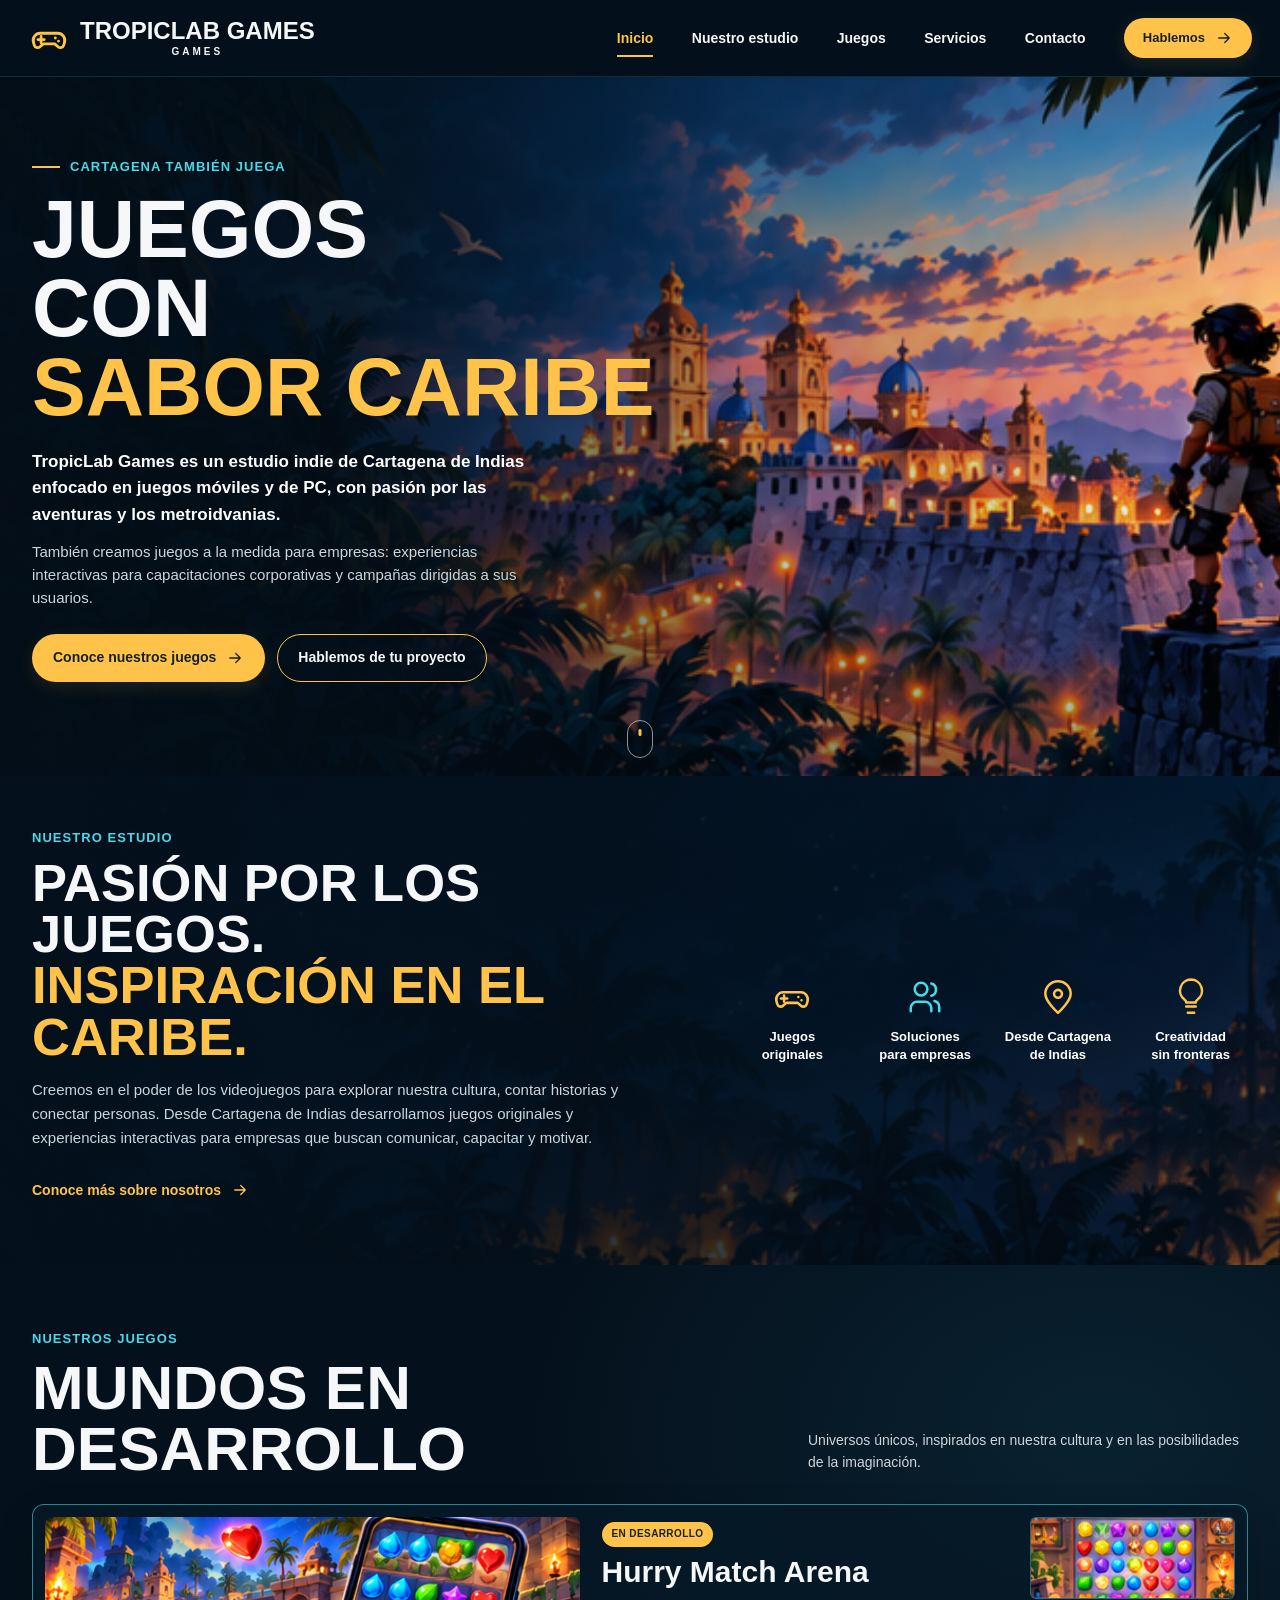
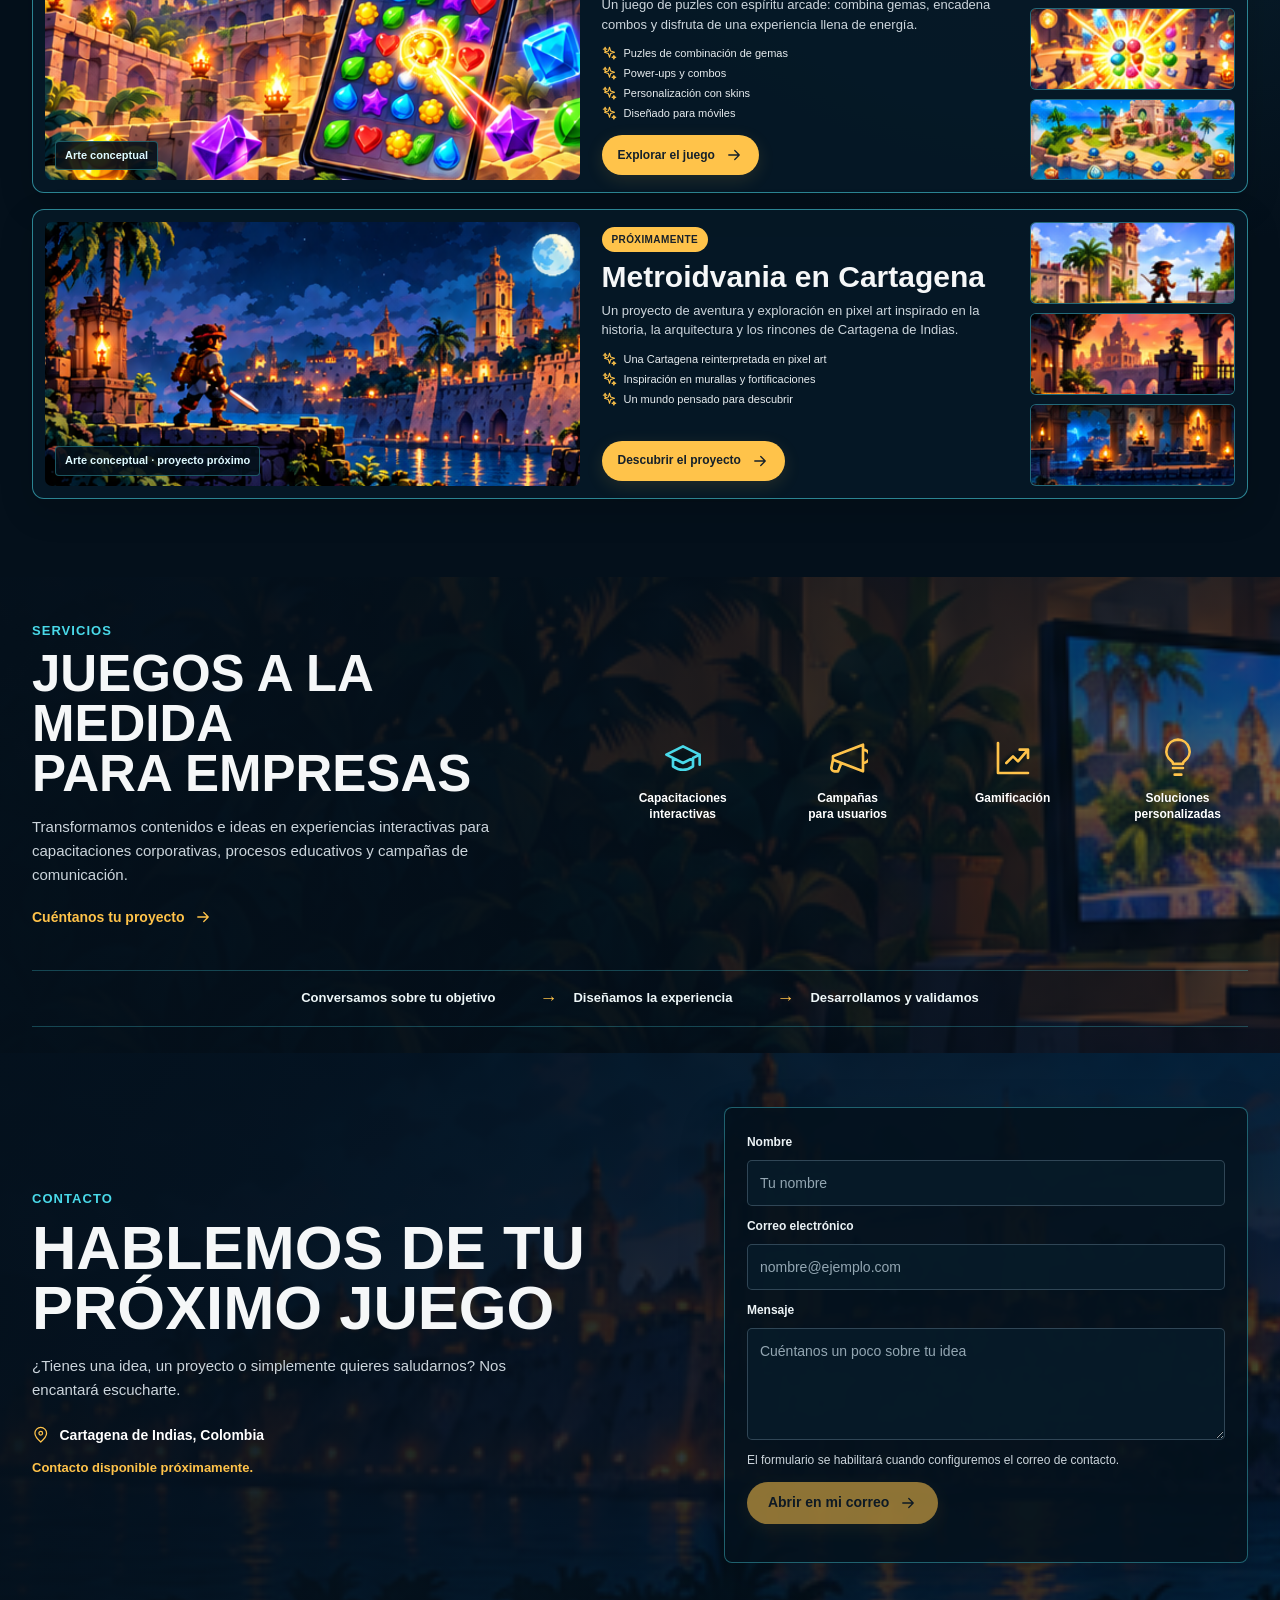
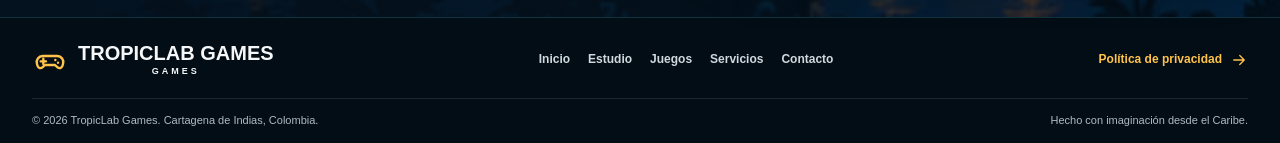
<file: index.html>
<!doctype html>
<html lang="es">
<head>
  <meta charset="utf-8">
  <meta name="viewport" content="width=device-width, initial-scale=1">
  <meta name="theme-color" content="#071522">
  <meta name="description" content="TropicLab Games es un estudio indie de Cartagena de Indias que crea juegos originales y experiencias interactivas para empresas.">
  <meta property="og:type" content="website">
  <meta property="og:locale" content="es_CO">
  <meta property="og:site_name" content="TropicLab Games">
  <meta property="og:title" content="TropicLab Games | Juegos con sabor Caribe">
  <meta property="og:description" content="Juegos originales y experiencias interactivas creadas desde Cartagena de Indias, Colombia.">
  <title>TropicLab Games | Juegos con sabor Caribe</title>
  <link rel="stylesheet" href="styles.css">
  <script src="app.js" defer></script>
</head>
<body>
  <a class="skip-link" href="#contenido">Saltar al contenido</a>
  <svg class="svg-sprite" aria-hidden="true" xmlns="http://www.w3.org/2000/svg">
    <symbol id="icon-gamepad" viewBox="0 0 24 24"><path d="M6.5 9h11a4.5 4.5 0 0 1 4.3 5.8l-.5 1.7a2.2 2.2 0 0 1-3.6 1l-2.1-1.8H8.4l-2.1 1.8a2.2 2.2 0 0 1-3.6-1l-.5-1.7A4.5 4.5 0 0 1 6.5 9Z"/><path d="M7 11v4m-2-2h4m7-1h.01M18 14h.01"/></symbol>
    <symbol id="icon-people" viewBox="0 0 24 24"><path d="M16 21v-2a4 4 0 0 0-4-4H7a4 4 0 0 0-4 4v2m6.5-10a4 4 0 1 0 0-8 4 4 0 0 0 0 8Zm6.5-7.5a4 4 0 0 1 0 7.7m2 3.3a4 4 0 0 1 3 3.9V21"/></symbol>
    <symbol id="icon-pin" viewBox="0 0 24 24"><path d="M20 10c0 5-8 12-8 12S4 15 4 10a8 8 0 1 1 16 0Z"/><circle cx="12" cy="10" r="2.5"/></symbol>
    <symbol id="icon-bulb" viewBox="0 0 24 24"><path d="M9 18h6m-5 4h4m-2-21a7 7 0 0 0-4 12.7c.6.4 1 1.1 1 1.8h6c0-.7.4-1.4 1-1.8A7 7 0 0 0 12 1Z"/></symbol>
    <symbol id="icon-cap" viewBox="0 0 24 24"><path d="m2 10 10-5 10 5-10 5-10-5Zm4 2v5c3.7 2.7 8.3 2.7 12 0v-5m4-2v6"/></symbol>
    <symbol id="icon-megaphone" viewBox="0 0 24 24"><path d="m3 11 18-7v16L3 13v-2Zm0 2-1 5a2 2 0 0 0 2 2h2l2-5m13-8a4 4 0 0 1 0 8"/></symbol>
    <symbol id="icon-chart" viewBox="0 0 24 24"><path d="M3 3v18h18M8 15l4-4 3 3 6-7M16 7h5v5"/></symbol>
    <symbol id="icon-spark" viewBox="0 0 24 24"><path d="m12 2 1.9 6.1L20 10l-6.1 1.9L12 18l-1.9-6.1L4 10l6.1-1.9L12 2Zm7 13 .9 2.1L22 18l-2.1.9L19 21l-.9-2.1L16 18l2.1-.9L19 15ZM5 2l.8 2.2L8 5l-2.2.8L5 8l-.8-2.2L2 5l2.2-.8L5 2Z"/></symbol>
    <symbol id="icon-arrow" viewBox="0 0 24 24"><path d="M5 12h14m-6-6 6 6-6 6"/></symbol>
    <symbol id="icon-close" viewBox="0 0 24 24"><path d="m6 6 12 12M18 6 6 18"/></symbol>
    <symbol id="icon-menu" viewBox="0 0 24 24"><path d="M4 7h16M4 12h16M4 17h16"/></symbol>
    <symbol id="icon-left" viewBox="0 0 24 24"><path d="M19 12H5m6 6-6-6 6-6"/></symbol>
    <symbol id="icon-right" viewBox="0 0 24 24"><path d="M5 12h14m-6-6 6 6-6 6"/></symbol>
    <symbol id="icon-mail" viewBox="0 0 24 24"><rect x="3" y="5" width="18" height="14" rx="2"/><path d="m3 7 9 6 9-6"/></symbol>
  </svg>

  <header class="site-header" id="inicio">
    <div class="header-inner">
      <a class="wordmark" href="#inicio" aria-label="TropicLab Games, inicio">
        <span class="wordmark-icon"><svg aria-hidden="true"><use href="#icon-gamepad"/></svg></span>
        <span class="wordmark-text"><strong data-brand>TropicLab Games</strong><small>GAMES</small></span>
      </a>
      <button class="menu-toggle" type="button" aria-label="Abrir menú" aria-expanded="false" aria-controls="site-nav">
        <svg aria-hidden="true"><use href="#icon-menu"/></svg>
      </button>
      <nav class="site-nav" id="site-nav" aria-label="Navegación principal">
        <a class="nav-link is-current" href="#inicio">Inicio</a>
        <a class="nav-link" href="#estudio">Nuestro estudio</a>
        <a class="nav-link" href="#juegos">Juegos</a>
        <a class="nav-link" href="#servicios">Servicios</a>
        <a class="nav-link" href="#contacto">Contacto</a>
        <a class="button button-small button-gold nav-cta" href="#contacto">Hablemos <svg aria-hidden="true"><use href="#icon-arrow"/></svg></a>
      </nav>
    </div>
  </header>

  <main id="contenido">
    <section class="hero" aria-labelledby="hero-title">
      <img class="hero-image" src="assets/images/hero-cartagena.png" alt="" width="1024" height="337" fetchpriority="high">
      <div class="hero-shade"></div>
      <div class="container hero-content">
        <p class="eyebrow hero-kicker"><span class="eyebrow-line"></span> Cartagena también juega</p>
        <h1 id="hero-title">Juegos con<br><em>sabor Caribe</em></h1>
        <p class="hero-intro">TropicLab Games es un estudio indie de Cartagena de Indias enfocado en juegos móviles y de PC, con pasión por las aventuras y los metroidvanias.</p>
        <p class="hero-support">También creamos juegos a la medida para empresas: experiencias interactivas para capacitaciones corporativas y campañas dirigidas a sus usuarios.</p>
        <div class="button-row">
          <a class="button button-gold" href="#juegos">Conoce nuestros juegos <svg aria-hidden="true"><use href="#icon-arrow"/></svg></a>
          <a class="button button-outline" href="#contacto">Hablemos de tu proyecto</a>
        </div>
      </div>
      <a class="hero-scroll" href="#estudio" aria-label="Continuar a Nuestro estudio"><span></span></a>
    </section>

    <section class="studio section-texture" id="estudio" aria-labelledby="studio-title">
      <div class="section-overlay"></div>
      <div class="container studio-grid section-content">
        <div class="studio-copy">
          <p class="eyebrow">Nuestro estudio</p>
          <h2 id="studio-title">Pasión por los juegos.<br><em>Inspiración en el Caribe.</em></h2>
          <p>Creemos en el poder de los videojuegos para explorar nuestra cultura, contar historias y conectar personas. Desde Cartagena de Indias desarrollamos juegos originales y experiencias interactivas para empresas que buscan comunicar, capacitar y motivar.</p>
          <a class="text-link" href="#contacto">Conoce más sobre nosotros <svg aria-hidden="true"><use href="#icon-arrow"/></svg></a>
        </div>
        <ul class="studio-values" aria-label="Lo que nos inspira">
          <li><svg aria-hidden="true"><use href="#icon-gamepad"/></svg><span>Juegos<br>originales</span></li>
          <li><svg aria-hidden="true"><use href="#icon-people"/></svg><span>Soluciones<br>para empresas</span></li>
          <li><svg aria-hidden="true"><use href="#icon-pin"/></svg><span>Desde Cartagena<br>de Indias</span></li>
          <li><svg aria-hidden="true"><use href="#icon-bulb"/></svg><span>Creatividad<br>sin fronteras</span></li>
        </ul>
      </div>
    </section>

    <section class="games section-pad" id="juegos" aria-labelledby="games-title">
      <div class="container">
        <div class="section-heading games-heading">
          <div><p class="eyebrow">Nuestros juegos</p><h2 id="games-title">Mundos en desarrollo</h2></div>
          <p>Universos únicos, inspirados en nuestra cultura y en las posibilidades de la imaginación.</p>
        </div>
        <article class="project-card" aria-labelledby="hurry-title">
          <button class="project-art project-open" type="button" data-project="hurry-match" aria-label="Ver arte conceptual de Hurry Match Arena">
            <img src="assets/images/hurry-match-ilustracion.png" alt="Arte conceptual colorido de gemas y puzles para Hurry Match Arena" width="558" height="250" loading="lazy">
            <span class="art-caption">Arte conceptual</span>
          </button>
          <div class="project-copy">
            <span class="status-pill">En desarrollo</span>
            <h3 id="hurry-title">Hurry Match Arena</h3>
            <p>Un juego de puzles con espíritu arcade: combina gemas, encadena combos y disfruta de una experiencia llena de energía.</p>
            <ul class="feature-list">
              <li><svg aria-hidden="true"><use href="#icon-spark"/></svg>Puzles de combinación de gemas</li>
              <li><svg aria-hidden="true"><use href="#icon-spark"/></svg>Power-ups y combos</li>
              <li><svg aria-hidden="true"><use href="#icon-spark"/></svg>Personalización con skins</li>
              <li><svg aria-hidden="true"><use href="#icon-spark"/></svg>Diseñado para móviles</li>
            </ul>
            <button class="button button-gold project-button project-open" type="button" data-project="hurry-match">Explorar el juego <svg aria-hidden="true"><use href="#icon-arrow"/></svg></button>
          </div>
          <div class="project-thumbs" aria-label="Arte conceptual de Hurry Match Arena">
            <button class="thumb-button project-open" type="button" data-project="hurry-match" data-image-index="1" aria-label="Ampliar arte conceptual: tablero de gemas"><img src="assets/images/hurry-match-tablero.png" alt="" width="187" height="71" loading="lazy"></button>
            <button class="thumb-button project-open" type="button" data-project="hurry-match" data-image-index="2" aria-label="Ampliar arte conceptual: combo de gemas"><img src="assets/images/hurry-match-combo.png" alt="" width="187" height="68" loading="lazy"></button>
            <button class="thumb-button project-open" type="button" data-project="hurry-match" data-image-index="3" aria-label="Ampliar arte conceptual: mapa del juego"><img src="assets/images/hurry-match-mapa.png" alt="" width="187" height="78" loading="lazy"></button>
          </div>
        </article>

        <article class="project-card" aria-labelledby="metroid-title">
          <button class="project-art project-open" type="button" data-project="metroidvania" aria-label="Ver arte conceptual del proyecto metroidvania">
            <img src="assets/images/metroidvania-portada.png" alt="Escena de pixel art conceptual de una Cartagena nocturna amurallada" width="586" height="243" loading="lazy">
            <span class="art-caption">Arte conceptual · proyecto próximo</span>
          </button>
          <div class="project-copy">
            <span class="status-pill">Próximamente</span>
            <h3 id="metroid-title">Metroidvania en Cartagena</h3>
            <p>Un proyecto de aventura y exploración en pixel art inspirado en la historia, la arquitectura y los rincones de Cartagena de Indias.</p>
            <ul class="feature-list">
              <li><svg aria-hidden="true"><use href="#icon-spark"/></svg>Una Cartagena reinterpretada en pixel art</li>
              <li><svg aria-hidden="true"><use href="#icon-spark"/></svg>Inspiración en murallas y fortificaciones</li>
              <li><svg aria-hidden="true"><use href="#icon-spark"/></svg>Un mundo pensado para descubrir</li>
            </ul>
            <button class="button button-gold project-button project-open" type="button" data-project="metroidvania">Descubrir el proyecto <svg aria-hidden="true"><use href="#icon-arrow"/></svg></button>
          </div>
          <div class="project-thumbs" aria-label="Arte conceptual del proyecto metroidvania">
            <button class="thumb-button project-open" type="button" data-project="metroidvania" data-image-index="1" aria-label="Ampliar arte conceptual: calle de Cartagena"><img src="assets/images/metroidvania-calle.png" alt="" width="185" height="61" loading="lazy"></button>
            <button class="thumb-button project-open" type="button" data-project="metroidvania" data-image-index="2" aria-label="Ampliar arte conceptual: murallas de Cartagena"><img src="assets/images/metroidvania-murallas.png" alt="" width="185" height="65" loading="lazy"></button>
            <button class="thumb-button project-open" type="button" data-project="metroidvania" data-image-index="3" aria-label="Ampliar arte conceptual: interior de una fortificación"><img src="assets/images/metroidvania-interior.png" alt="" width="185" height="75" loading="lazy"></button>
          </div>
        </article>
      </div>
    </section>

    <section class="services section-texture" id="servicios" aria-labelledby="services-title">
      <div class="section-overlay"></div>
      <div class="container services-layout section-content">
        <div class="services-copy">
          <p class="eyebrow">Servicios</p>
          <h2 id="services-title">Juegos a la medida<br>para empresas</h2>
          <p>Transformamos contenidos e ideas en experiencias interactivas para capacitaciones corporativas, procesos educativos y campañas de comunicación.</p>
          <a class="text-link" href="#contacto">Cuéntanos tu proyecto <svg aria-hidden="true"><use href="#icon-arrow"/></svg></a>
        </div>
        <ul class="service-list">
          <li><svg aria-hidden="true"><use href="#icon-cap"/></svg><span>Capacitaciones<br>interactivas</span></li>
          <li><svg aria-hidden="true"><use href="#icon-megaphone"/></svg><span>Campañas<br>para usuarios</span></li>
          <li><svg aria-hidden="true"><use href="#icon-chart"/></svg><span>Gamificación</span></li>
          <li><svg aria-hidden="true"><use href="#icon-bulb"/></svg><span>Soluciones<br>personalizadas</span></li>
        </ul>
      </div>
      <div class="container process-wrap section-content">
        <ol class="process-list" aria-label="Nuestro proceso">
          <li>Conversamos sobre tu objetivo</li><li>Diseñamos la experiencia</li><li>Desarrollamos y validamos</li>
        </ol>
      </div>
    </section>

    <section class="contact section-texture" id="contacto" aria-labelledby="contact-title">
      <div class="section-overlay"></div>
      <div class="container contact-layout section-content">
        <div class="contact-copy">
          <p class="eyebrow">Contacto</p>
          <h2 id="contact-title">Hablemos de tu<br>próximo juego</h2>
          <p>¿Tienes una idea, un proyecto o simplemente quieres saludarnos? Nos encantará escucharte.</p>
          <div class="contact-location"><svg aria-hidden="true"><use href="#icon-pin"/></svg><span data-location>Cartagena de Indias, Colombia</span></div>
          <p class="contact-unavailable" id="contact-unavailable">Contacto disponible próximamente.</p>
          <ul class="social-links" id="social-links" aria-label="Redes sociales" hidden></ul>
        </div>
        <form class="contact-form" id="contact-form">
          <label for="name">Nombre</label>
          <input id="name" name="name" autocomplete="name" required maxlength="120" placeholder="Tu nombre">
          <label for="email">Correo electrónico</label>
          <input id="email" name="email" type="email" autocomplete="email" required maxlength="254" placeholder="nombre@ejemplo.com">
          <label for="message">Mensaje</label>
          <textarea id="message" name="message" rows="4" required maxlength="4000" placeholder="Cuéntanos un poco sobre tu idea"></textarea>
          <p class="form-note" id="form-note">El formulario se habilitará cuando configuremos el correo de contacto.</p>
          <button class="button button-gold form-submit" type="submit" disabled>Abrir en mi correo <svg aria-hidden="true"><use href="#icon-arrow"/></svg></button>
          <p class="form-feedback" id="form-feedback" role="status" aria-live="polite"></p>
        </form>
      </div>
    </section>
  </main>

  <footer class="site-footer">
    <div class="container footer-main">
      <a class="wordmark footer-wordmark" href="#inicio" aria-label="TropicLab Games, volver al inicio">
        <span class="wordmark-icon"><svg aria-hidden="true"><use href="#icon-gamepad"/></svg></span>
        <span class="wordmark-text"><strong data-brand>TropicLab Games</strong><small>GAMES</small></span>
      </a>
      <nav class="footer-nav" aria-label="Navegación del pie de página">
        <a href="#inicio">Inicio</a><a href="#estudio">Estudio</a><a href="#juegos">Juegos</a><a href="#servicios">Servicios</a><a href="#contacto">Contacto</a>
      </nav>
      <a class="privacy-link" href="privacy/hurry-match-arena/">Política de privacidad <svg aria-hidden="true"><use href="#icon-arrow"/></svg></a>
    </div>
    <div class="container footer-bottom">
      <p>© <span id="copyright-year"></span> <span data-brand>TropicLab Games</span>. Cartagena de Indias, Colombia.</p>
      <p>Hecho con imaginación desde el Caribe.</p>
    </div>
  </footer>

  <dialog class="project-dialog" id="project-dialog" aria-labelledby="dialog-title">
    <div class="dialog-shell">
      <div class="dialog-heading">
        <div><p class="eyebrow" id="dialog-eyebrow">Arte conceptual</p><h2 id="dialog-title"></h2></div>
        <button class="icon-button dialog-close" type="button" aria-label="Cerrar detalles"><svg aria-hidden="true"><use href="#icon-close"/></svg></button>
      </div>
      <p class="dialog-description" id="dialog-description"></p>
      <div class="gallery-viewer">
        <button class="icon-button gallery-control gallery-prev" type="button" aria-label="Imagen anterior"><svg aria-hidden="true"><use href="#icon-left"/></svg></button>
        <figure class="gallery-figure"><img id="gallery-image" alt=""><figcaption id="gallery-caption"></figcaption></figure>
        <button class="icon-button gallery-control gallery-next" type="button" aria-label="Imagen siguiente"><svg aria-hidden="true"><use href="#icon-right"/></svg></button>
      </div>
      <div class="gallery-thumbnails" id="gallery-thumbnails" aria-label="Seleccionar imagen"></div>
      <p class="gallery-hint">Usa las flechas izquierda y derecha para recorrer las imágenes.</p>
    </div>
  </dialog>
</body>
</html>
</file>
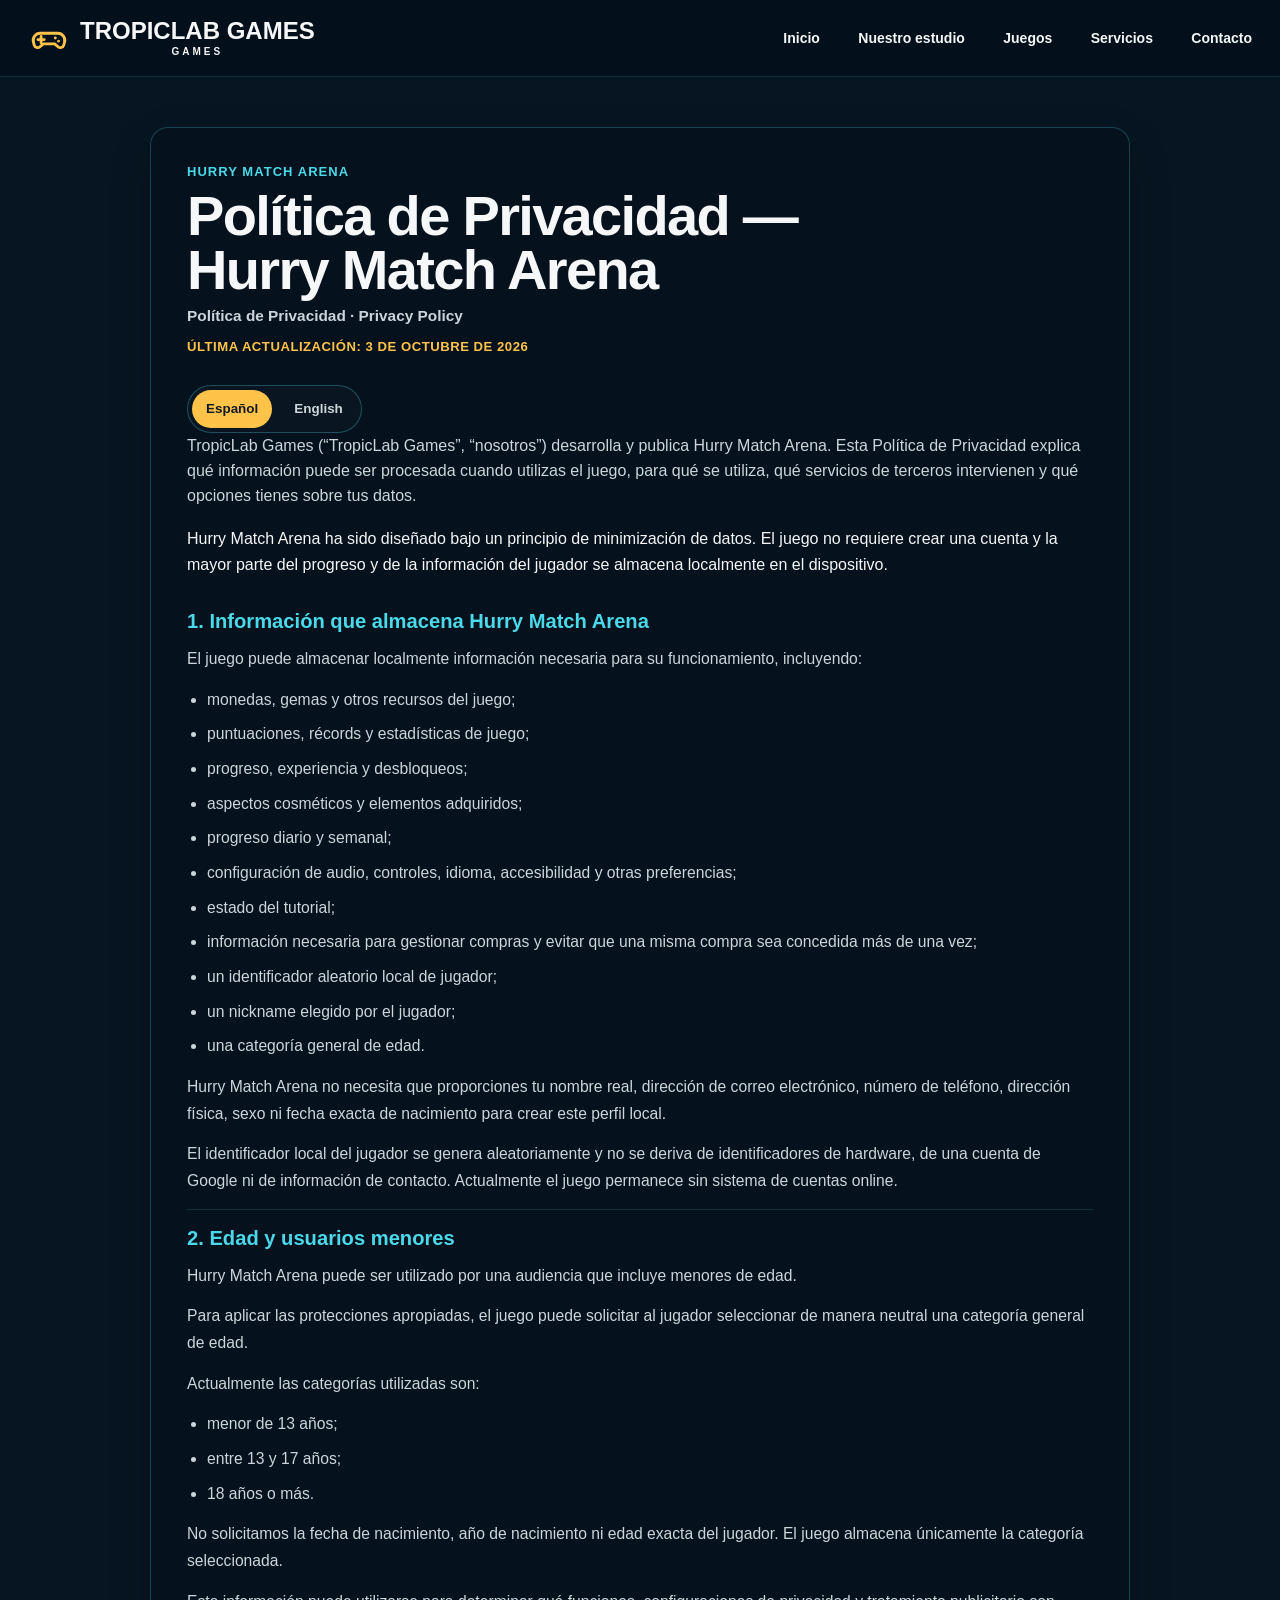
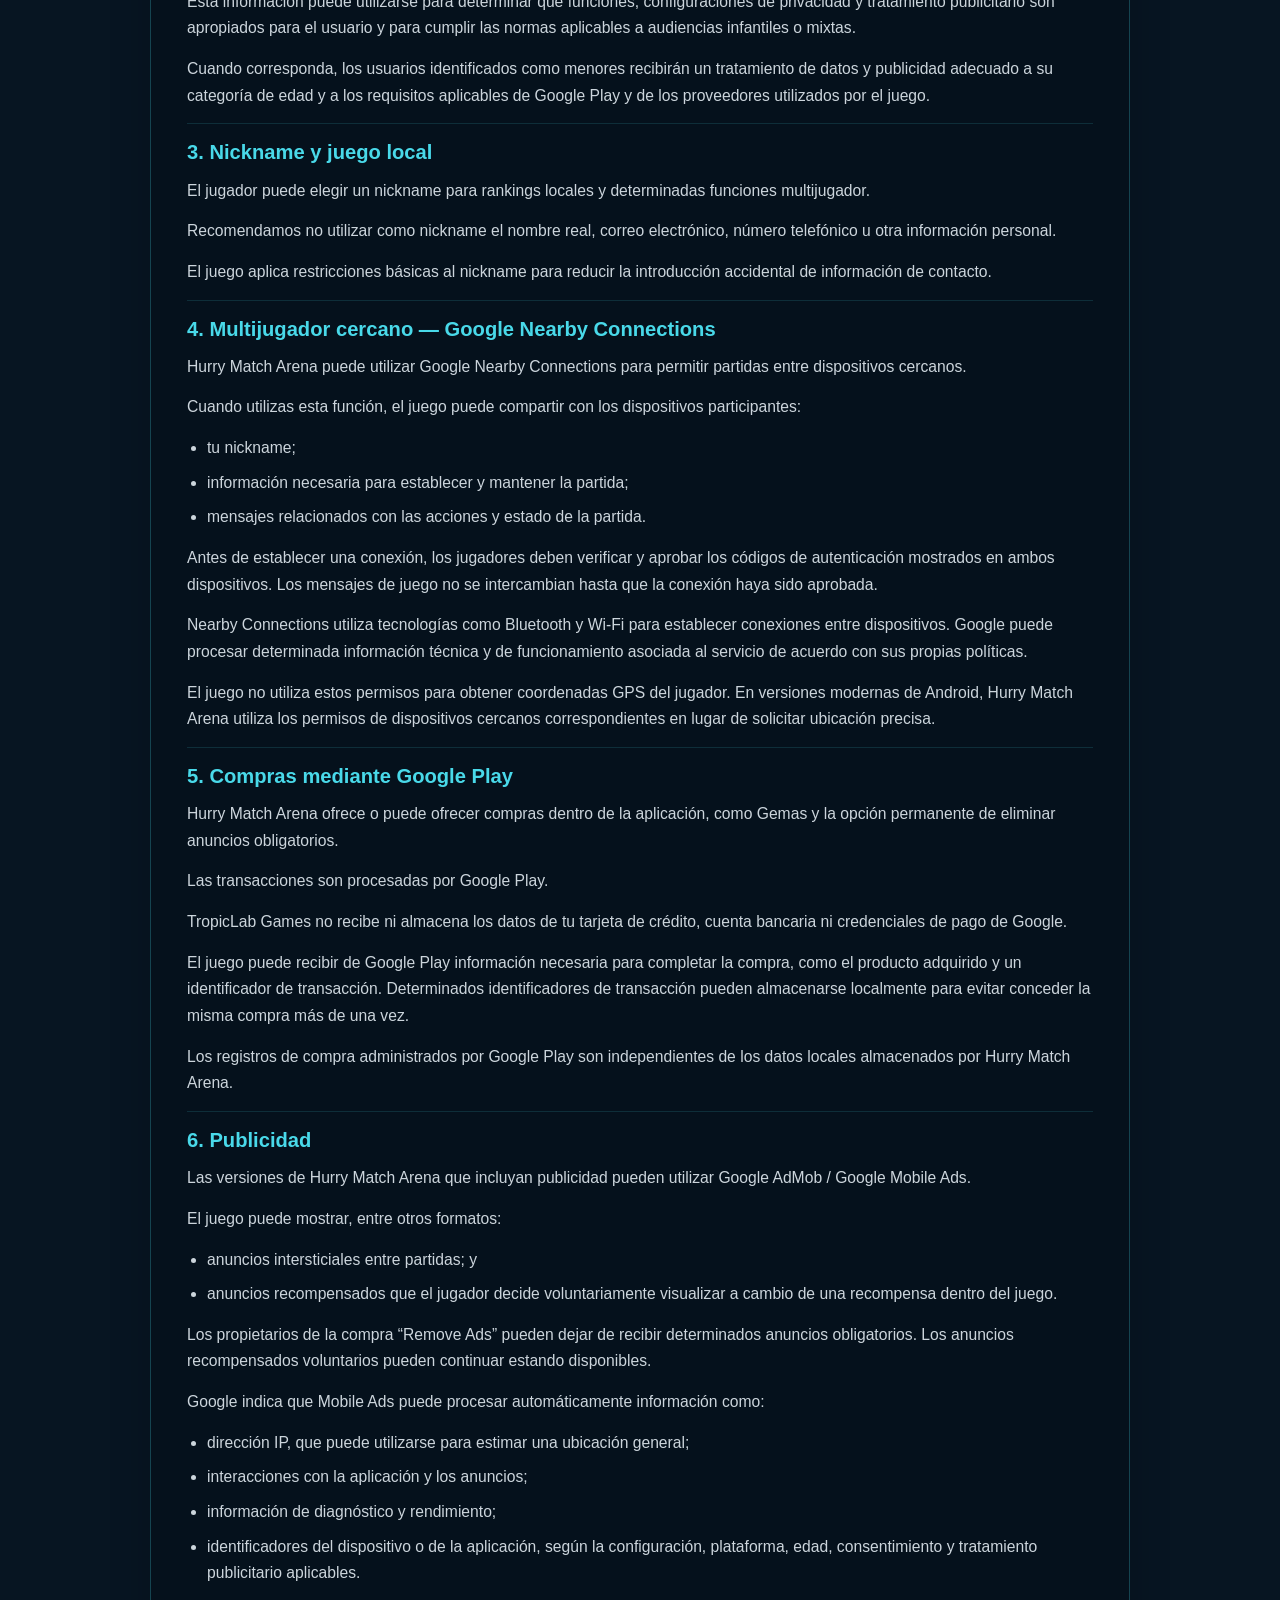
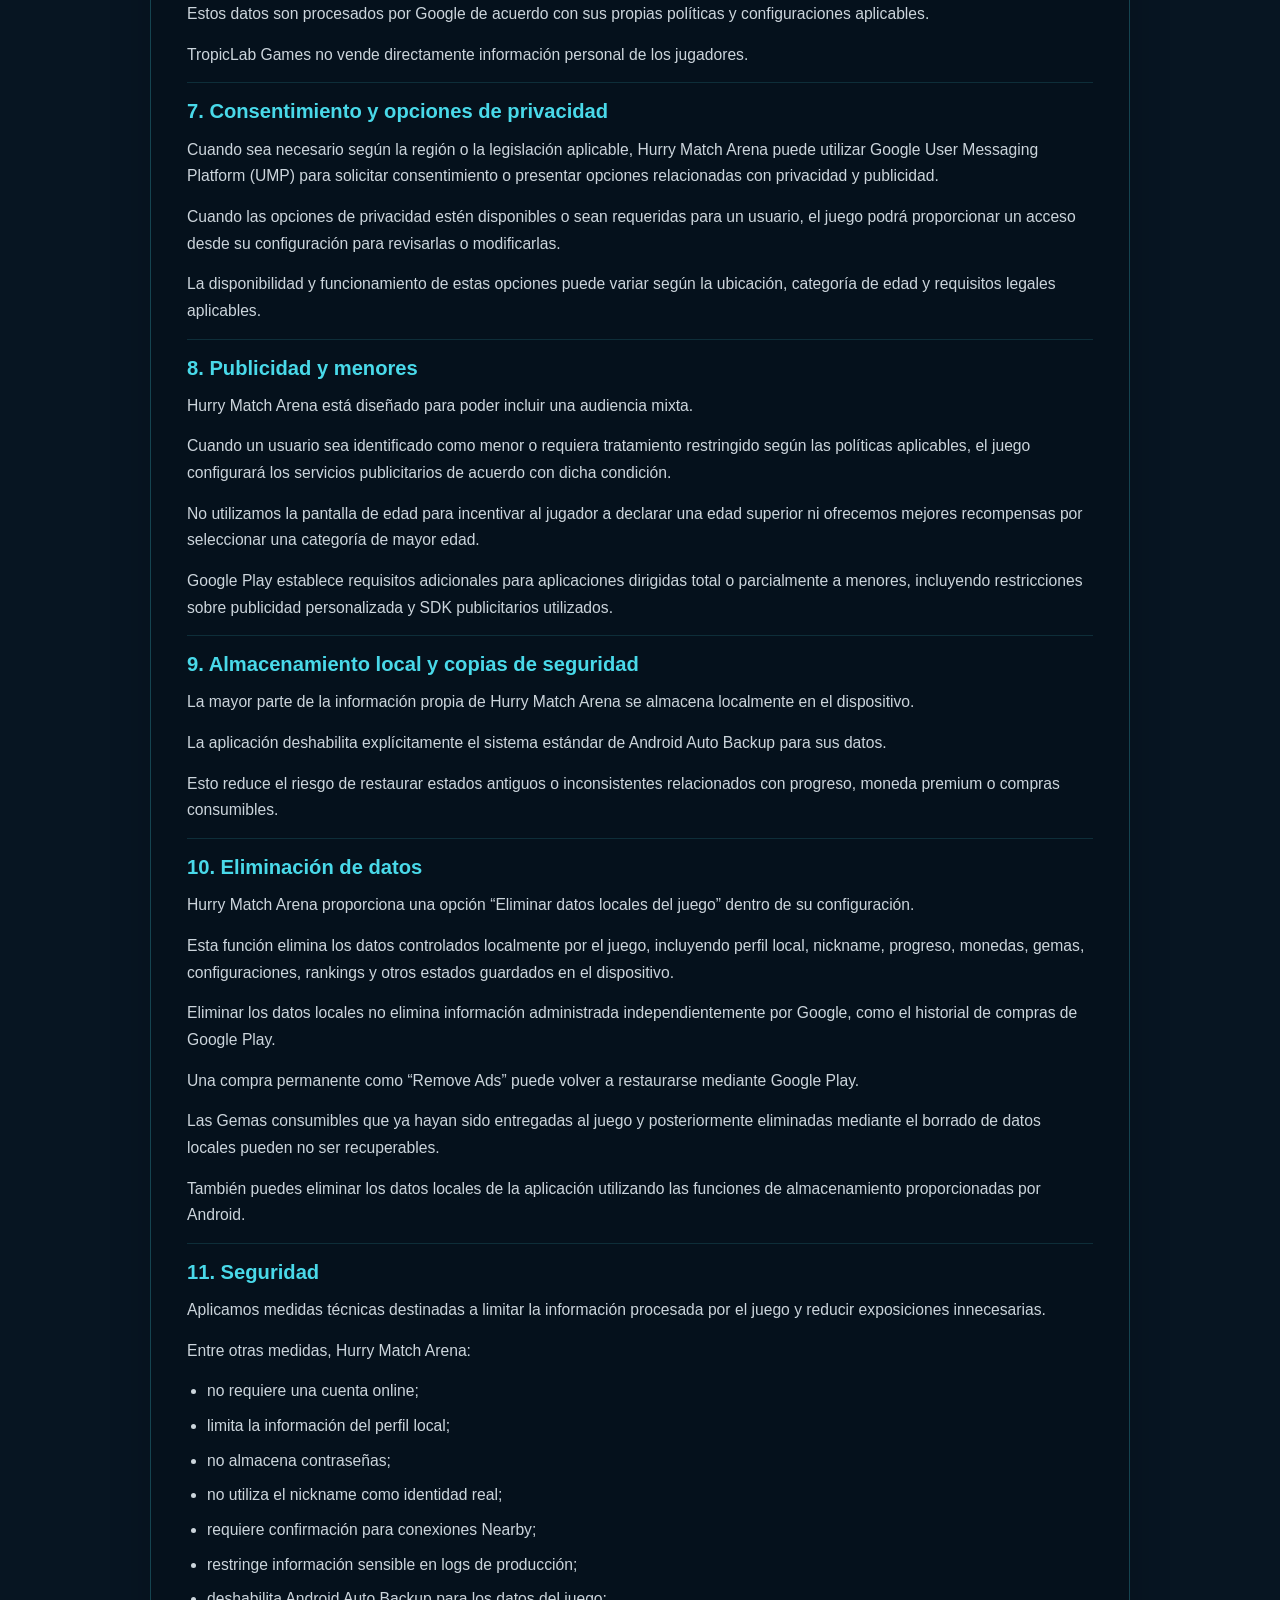
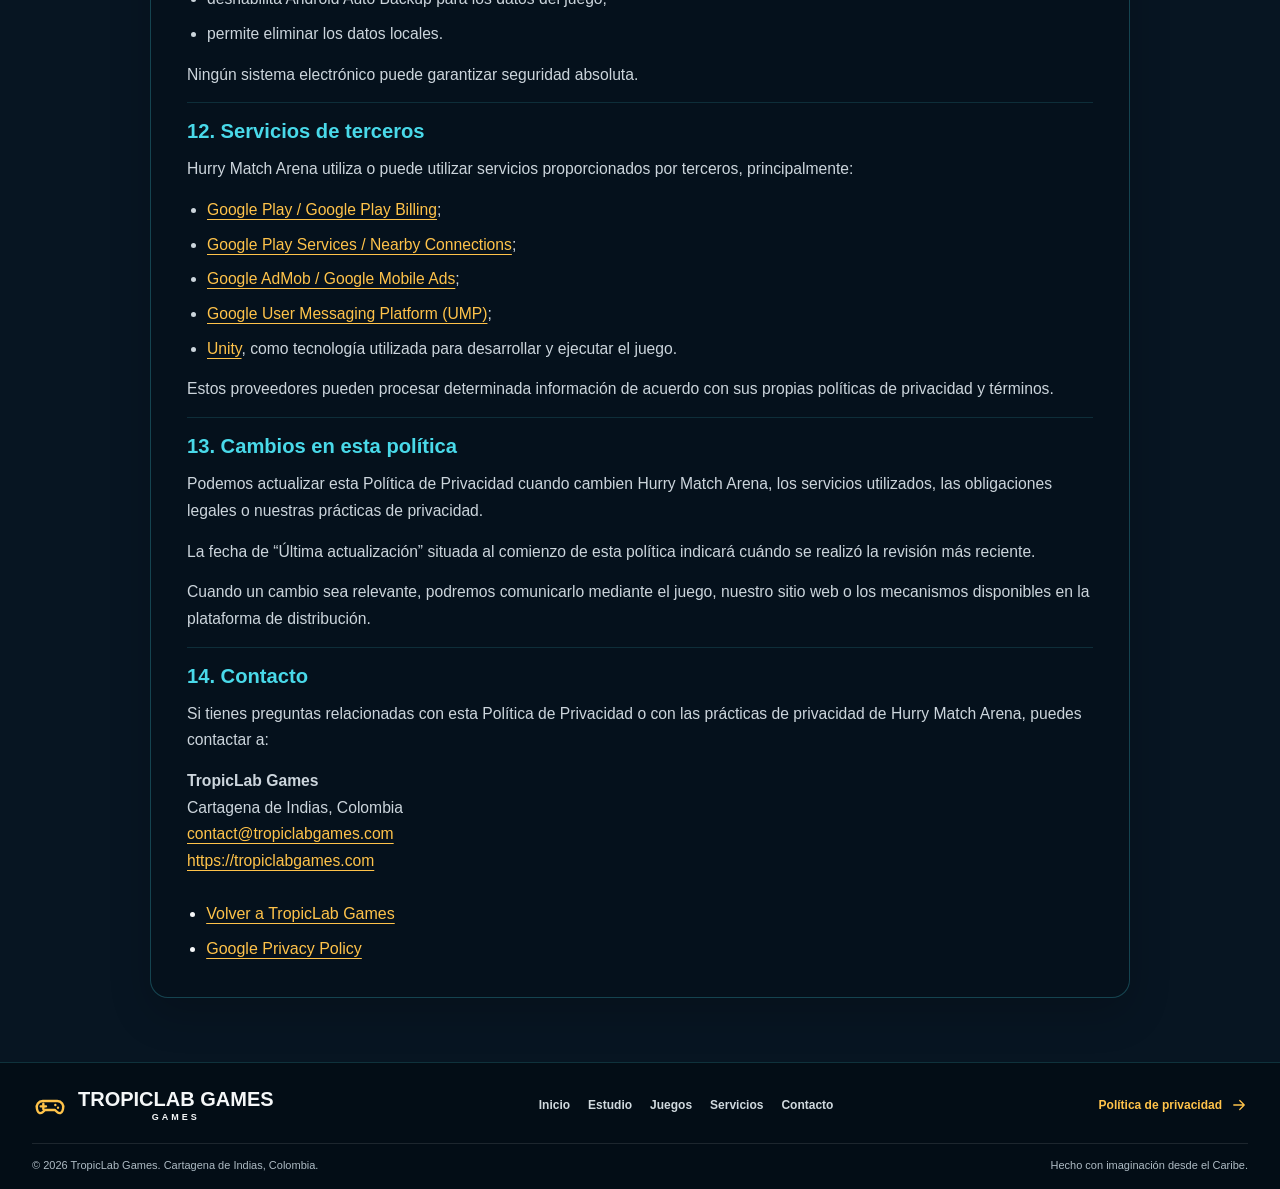
<file: privacy/hurry-match-arena/index.html>
<!doctype html>
<html lang="es">
<head>
  <meta charset="utf-8">
  <meta name="viewport" content="width=device-width, initial-scale=1">
  <meta name="theme-color" content="#071522">
  <meta name="description" content="Privacy Policy for Hurry Match Arena, including local game data, Google Play purchases, Nearby multiplayer, advertising, age-related privacy protections, and local data deletion.">
  <meta property="og:type" content="website">
  <meta property="og:locale" content="es_CO">
  <meta property="og:locale:alternate" content="en_US">
  <meta property="og:site_name" content="TropicLab Games">
  <meta property="og:title" content="Privacy Policy — Hurry Match Arena | TropicLab Games">
  <meta property="og:description" content="Privacy Policy for Hurry Match Arena, including local game data, Google Play purchases, Nearby multiplayer, advertising, age-related privacy protections, and local data deletion.">
  <meta property="og:url" content="https://tropiclabgames.com/privacy/hurry-match-arena/">
  <link rel="canonical" href="https://tropiclabgames.com/privacy/hurry-match-arena/">
  <title>Privacy Policy — Hurry Match Arena | TropicLab Games</title>
  <link rel="stylesheet" href="../../styles.css">
  <script src="../../app.js" defer></script>
</head>
<body class="policy-page">
  <a class="skip-link" href="#contenido">Saltar al contenido</a>
  <svg class="svg-sprite" aria-hidden="true" xmlns="http://www.w3.org/2000/svg">
    <symbol id="icon-gamepad" viewBox="0 0 24 24"><path d="M6.5 9h11a4.5 4.5 0 0 1 4.3 5.8l-.5 1.7a2.2 2.2 0 0 1-3.6 1l-2.1-1.8H8.4l-2.1 1.8a2.2 2.2 0 0 1-3.6-1l-.5-1.7A4.5 4.5 0 0 1 6.5 9Z"/><path d="M7 11v4m-2-2h4m7-1h.01M18 14h.01"/></symbol>
    <symbol id="icon-menu" viewBox="0 0 24 24"><path d="M4 7h16M4 12h16M4 17h16"/></symbol>
    <symbol id="icon-arrow" viewBox="0 0 24 24"><path d="M5 12h14m-6-6 6 6-6 6"/></symbol>
  </svg>

  <header class="site-header" id="inicio">
    <div class="header-inner">
      <a class="wordmark" href="../../index.html#inicio" aria-label="TropicLab Games, inicio">
        <span class="wordmark-icon"><svg aria-hidden="true"><use href="#icon-gamepad"/></svg></span>
        <span class="wordmark-text"><strong data-brand>TropicLab Games</strong><small>GAMES</small></span>
      </a>
      <button class="menu-toggle" type="button" aria-label="Abrir menú" aria-expanded="false" aria-controls="site-nav">
        <svg aria-hidden="true"><use href="#icon-menu"/></svg>
      </button>
      <nav class="site-nav" id="site-nav" aria-label="Navegación principal">
        <a class="nav-link" href="../../index.html#inicio">Inicio</a>
        <a class="nav-link" href="../../index.html#estudio">Nuestro estudio</a>
        <a class="nav-link" href="../../index.html#juegos">Juegos</a>
        <a class="nav-link" href="../../index.html#servicios">Servicios</a>
        <a class="nav-link" href="../../index.html#contacto">Contacto</a>
      </nav>
    </div>
  </header>

  <main class="policy-shell" id="contenido">
    <article class="policy-card">
      <header class="policy-header">
        <p class="eyebrow">Hurry Match Arena</p>
        <h1 class="policy-title">Política de Privacidad — Hurry Match Arena</h1>
        <p class="policy-subtitle">Política de Privacidad · Privacy Policy</p>
        <p class="policy-updated">Última actualización: 3 de octubre de 2026</p>
      </header>

      <div class="policy-lang-switcher">
        <div class="lang-toggle" role="group" aria-label="Seleccionar idioma">
          <button class="lang-button is-active" type="button" data-lang="es" aria-pressed="true">Español</button>
          <button class="lang-button" type="button" data-lang="en" aria-pressed="false">English</button>
        </div>
      </div>

      <section class="policy-language" lang="es" data-language="es" aria-label="Política de privacidad en español">
        <p class="policy-intro">TropicLab Games (“TropicLab Games”, “nosotros”) desarrolla y publica Hurry Match Arena. Esta Política de Privacidad explica qué información puede ser procesada cuando utilizas el juego, para qué se utiliza, qué servicios de terceros intervienen y qué opciones tienes sobre tus datos.</p>
        <p>Hurry Match Arena ha sido diseñado bajo un principio de minimización de datos. El juego no requiere crear una cuenta y la mayor parte del progreso y de la información del jugador se almacena localmente en el dispositivo.</p>

        <section class="policy-section">
          <h2>1. Información que almacena Hurry Match Arena</h2>
          <p>El juego puede almacenar localmente información necesaria para su funcionamiento, incluyendo:</p>
          <ul>
            <li>monedas, gemas y otros recursos del juego;</li>
            <li>puntuaciones, récords y estadísticas de juego;</li>
            <li>progreso, experiencia y desbloqueos;</li>
            <li>aspectos cosméticos y elementos adquiridos;</li>
            <li>progreso diario y semanal;</li>
            <li>configuración de audio, controles, idioma, accesibilidad y otras preferencias;</li>
            <li>estado del tutorial;</li>
            <li>información necesaria para gestionar compras y evitar que una misma compra sea concedida más de una vez;</li>
            <li>un identificador aleatorio local de jugador;</li>
            <li>un nickname elegido por el jugador;</li>
            <li>una categoría general de edad.</li>
          </ul>
          <p>Hurry Match Arena no necesita que proporciones tu nombre real, dirección de correo electrónico, número de teléfono, dirección física, sexo ni fecha exacta de nacimiento para crear este perfil local.</p>
          <p>El identificador local del jugador se genera aleatoriamente y no se deriva de identificadores de hardware, de una cuenta de Google ni de información de contacto. Actualmente el juego permanece sin sistema de cuentas online.</p>
        </section>

        <section class="policy-section">
          <h2>2. Edad y usuarios menores</h2>
          <p>Hurry Match Arena puede ser utilizado por una audiencia que incluye menores de edad.</p>
          <p>Para aplicar las protecciones apropiadas, el juego puede solicitar al jugador seleccionar de manera neutral una categoría general de edad.</p>
          <p>Actualmente las categorías utilizadas son:</p>
          <ul>
            <li>menor de 13 años;</li>
            <li>entre 13 y 17 años;</li>
            <li>18 años o más.</li>
          </ul>
          <p>No solicitamos la fecha de nacimiento, año de nacimiento ni edad exacta del jugador. El juego almacena únicamente la categoría seleccionada.</p>
          <p>Esta información puede utilizarse para determinar qué funciones, configuraciones de privacidad y tratamiento publicitario son apropiados para el usuario y para cumplir las normas aplicables a audiencias infantiles o mixtas.</p>
          <p>Cuando corresponda, los usuarios identificados como menores recibirán un tratamiento de datos y publicidad adecuado a su categoría de edad y a los requisitos aplicables de Google Play y de los proveedores utilizados por el juego.</p>
        </section>

        <section class="policy-section">
          <h2>3. Nickname y juego local</h2>
          <p>El jugador puede elegir un nickname para rankings locales y determinadas funciones multijugador.</p>
          <p>Recomendamos no utilizar como nickname el nombre real, correo electrónico, número telefónico u otra información personal.</p>
          <p>El juego aplica restricciones básicas al nickname para reducir la introducción accidental de información de contacto.</p>
        </section>

        <section class="policy-section">
          <h2>4. Multijugador cercano — Google Nearby Connections</h2>
          <p>Hurry Match Arena puede utilizar Google Nearby Connections para permitir partidas entre dispositivos cercanos.</p>
          <p>Cuando utilizas esta función, el juego puede compartir con los dispositivos participantes:</p>
          <ul>
            <li>tu nickname;</li>
            <li>información necesaria para establecer y mantener la partida;</li>
            <li>mensajes relacionados con las acciones y estado de la partida.</li>
          </ul>
          <p>Antes de establecer una conexión, los jugadores deben verificar y aprobar los códigos de autenticación mostrados en ambos dispositivos. Los mensajes de juego no se intercambian hasta que la conexión haya sido aprobada.</p>
          <p>Nearby Connections utiliza tecnologías como Bluetooth y Wi-Fi para establecer conexiones entre dispositivos. Google puede procesar determinada información técnica y de funcionamiento asociada al servicio de acuerdo con sus propias políticas.</p>
          <p>El juego no utiliza estos permisos para obtener coordenadas GPS del jugador. En versiones modernas de Android, Hurry Match Arena utiliza los permisos de dispositivos cercanos correspondientes en lugar de solicitar ubicación precisa.</p>
        </section>

        <section class="policy-section">
          <h2>5. Compras mediante Google Play</h2>
          <p>Hurry Match Arena ofrece o puede ofrecer compras dentro de la aplicación, como Gemas y la opción permanente de eliminar anuncios obligatorios.</p>
          <p>Las transacciones son procesadas por Google Play.</p>
          <p>TropicLab Games no recibe ni almacena los datos de tu tarjeta de crédito, cuenta bancaria ni credenciales de pago de Google.</p>
          <p>El juego puede recibir de Google Play información necesaria para completar la compra, como el producto adquirido y un identificador de transacción. Determinados identificadores de transacción pueden almacenarse localmente para evitar conceder la misma compra más de una vez.</p>
          <p>Los registros de compra administrados por Google Play son independientes de los datos locales almacenados por Hurry Match Arena.</p>
        </section>

        <section class="policy-section">
          <h2>6. Publicidad</h2>
          <p>Las versiones de Hurry Match Arena que incluyan publicidad pueden utilizar Google AdMob / Google Mobile Ads.</p>
          <p>El juego puede mostrar, entre otros formatos:</p>
          <ul>
            <li>anuncios intersticiales entre partidas; y</li>
            <li>anuncios recompensados que el jugador decide voluntariamente visualizar a cambio de una recompensa dentro del juego.</li>
          </ul>
          <p>Los propietarios de la compra “Remove Ads” pueden dejar de recibir determinados anuncios obligatorios. Los anuncios recompensados voluntarios pueden continuar estando disponibles.</p>
          <p>Google indica que Mobile Ads puede procesar automáticamente información como:</p>
          <ul>
            <li>dirección IP, que puede utilizarse para estimar una ubicación general;</li>
            <li>interacciones con la aplicación y los anuncios;</li>
            <li>información de diagnóstico y rendimiento;</li>
            <li>identificadores del dispositivo o de la aplicación, según la configuración, plataforma, edad, consentimiento y tratamiento publicitario aplicables.</li>
          </ul>
          <p>Estos datos son procesados por Google de acuerdo con sus propias políticas y configuraciones aplicables.</p>
          <p>TropicLab Games no vende directamente información personal de los jugadores.</p>
        </section>

        <section class="policy-section">
          <h2>7. Consentimiento y opciones de privacidad</h2>
          <p>Cuando sea necesario según la región o la legislación aplicable, Hurry Match Arena puede utilizar Google User Messaging Platform (UMP) para solicitar consentimiento o presentar opciones relacionadas con privacidad y publicidad.</p>
          <p>Cuando las opciones de privacidad estén disponibles o sean requeridas para un usuario, el juego podrá proporcionar un acceso desde su configuración para revisarlas o modificarlas.</p>
          <p>La disponibilidad y funcionamiento de estas opciones puede variar según la ubicación, categoría de edad y requisitos legales aplicables.</p>
        </section>

        <section class="policy-section">
          <h2>8. Publicidad y menores</h2>
          <p>Hurry Match Arena está diseñado para poder incluir una audiencia mixta.</p>
          <p>Cuando un usuario sea identificado como menor o requiera tratamiento restringido según las políticas aplicables, el juego configurará los servicios publicitarios de acuerdo con dicha condición.</p>
          <p>No utilizamos la pantalla de edad para incentivar al jugador a declarar una edad superior ni ofrecemos mejores recompensas por seleccionar una categoría de mayor edad.</p>
          <p>Google Play establece requisitos adicionales para aplicaciones dirigidas total o parcialmente a menores, incluyendo restricciones sobre publicidad personalizada y SDK publicitarios utilizados.</p>
        </section>

        <section class="policy-section">
          <h2>9. Almacenamiento local y copias de seguridad</h2>
          <p>La mayor parte de la información propia de Hurry Match Arena se almacena localmente en el dispositivo.</p>
          <p>La aplicación deshabilita explícitamente el sistema estándar de Android Auto Backup para sus datos.</p>
          <p>Esto reduce el riesgo de restaurar estados antiguos o inconsistentes relacionados con progreso, moneda premium o compras consumibles.</p>
        </section>

        <section class="policy-section">
          <h2>10. Eliminación de datos</h2>
          <p>Hurry Match Arena proporciona una opción “Eliminar datos locales del juego” dentro de su configuración.</p>
          <p>Esta función elimina los datos controlados localmente por el juego, incluyendo perfil local, nickname, progreso, monedas, gemas, configuraciones, rankings y otros estados guardados en el dispositivo.</p>
          <p>Eliminar los datos locales no elimina información administrada independientemente por Google, como el historial de compras de Google Play.</p>
          <p>Una compra permanente como “Remove Ads” puede volver a restaurarse mediante Google Play.</p>
          <p>Las Gemas consumibles que ya hayan sido entregadas al juego y posteriormente eliminadas mediante el borrado de datos locales pueden no ser recuperables.</p>
          <p>También puedes eliminar los datos locales de la aplicación utilizando las funciones de almacenamiento proporcionadas por Android.</p>
        </section>

        <section class="policy-section">
          <h2>11. Seguridad</h2>
          <p>Aplicamos medidas técnicas destinadas a limitar la información procesada por el juego y reducir exposiciones innecesarias.</p>
          <p>Entre otras medidas, Hurry Match Arena:</p>
          <ul>
            <li>no requiere una cuenta online;</li>
            <li>limita la información del perfil local;</li>
            <li>no almacena contraseñas;</li>
            <li>no utiliza el nickname como identidad real;</li>
            <li>requiere confirmación para conexiones Nearby;</li>
            <li>restringe información sensible en logs de producción;</li>
            <li>deshabilita Android Auto Backup para los datos del juego;</li>
            <li>permite eliminar los datos locales.</li>
          </ul>
          <p>Ningún sistema electrónico puede garantizar seguridad absoluta.</p>
        </section>

        <section class="policy-section">
          <h2>12. Servicios de terceros</h2>
          <p>Hurry Match Arena utiliza o puede utilizar servicios proporcionados por terceros, principalmente:</p>
          <ul>
            <li><a href="https://developer.android.com/google/play/billing" target="_blank" rel="noopener noreferrer">Google Play / Google Play Billing</a>;</li>
            <li><a href="https://developers.google.com/nearby/connections/overview" target="_blank" rel="noopener noreferrer">Google Play Services / Nearby Connections</a>;</li>
            <li><a href="https://admob.google.com/home/" target="_blank" rel="noopener noreferrer">Google AdMob / Google Mobile Ads</a>;</li>
            <li><a href="https://developers.google.com/admob/android/privacy" target="_blank" rel="noopener noreferrer">Google User Messaging Platform (UMP)</a>;</li>
            <li><a href="https://unity.com/legal/game-player-and-app-user-privacy-policy" target="_blank" rel="noopener noreferrer">Unity</a>, como tecnología utilizada para desarrollar y ejecutar el juego.</li>
          </ul>
          <p>Estos proveedores pueden procesar determinada información de acuerdo con sus propias políticas de privacidad y términos.</p>
        </section>

        <section class="policy-section">
          <h2>13. Cambios en esta política</h2>
          <p>Podemos actualizar esta Política de Privacidad cuando cambien Hurry Match Arena, los servicios utilizados, las obligaciones legales o nuestras prácticas de privacidad.</p>
          <p>La fecha de “Última actualización” situada al comienzo de esta política indicará cuándo se realizó la revisión más reciente.</p>
          <p>Cuando un cambio sea relevante, podremos comunicarlo mediante el juego, nuestro sitio web o los mecanismos disponibles en la plataforma de distribución.</p>
        </section>

        <section class="policy-section">
          <h2>14. Contacto</h2>
          <p>Si tienes preguntas relacionadas con esta Política de Privacidad o con las prácticas de privacidad de Hurry Match Arena, puedes contactar a:</p>
          <p>
            <strong>TropicLab Games</strong><br>
            Cartagena de Indias, Colombia<br>
            <a href="mailto:contact@tropiclabgames.com">contact@tropiclabgames.com</a><br>
            <a href="https://tropiclabgames.com">https://tropiclabgames.com</a>
          </p>
        </section>
      </section>

      <section class="policy-language" lang="en" data-language="en" aria-label="Privacy Policy in English" hidden>
        <p class="policy-intro">TropicLab Games (“TropicLab Games”, “we”, “us”, or “our”) develops and publishes Hurry Match Arena. This Privacy Policy explains what information may be processed when you use the game, why it is used, which third-party services may be involved, and what choices you have regarding your data.</p>
        <p>Hurry Match Arena is designed according to a data-minimization principle. The game does not require users to create an account, and most gameplay and player information is stored locally on the device.</p>

        <section class="policy-section">
          <h2>1. Information stored by Hurry Match Arena</h2>
          <p>The game may locally store information necessary to operate, including:</p>
          <ul>
            <li>Coins, Gems, and other in-game resources;</li>
            <li>scores, records, and gameplay statistics;</li>
            <li>progression, experience, and unlocks;</li>
            <li>cosmetic items and owned content;</li>
            <li>daily and weekly progression;</li>
            <li>audio, controls, language, accessibility, and other preferences;</li>
            <li>tutorial status;</li>
            <li>information needed to fulfill purchases and prevent duplicate fulfillment;</li>
            <li>a randomly generated local player identifier;</li>
            <li>a player-selected nickname; and</li>
            <li>a general age category.</li>
          </ul>
          <p>Hurry Match Arena does not require your real name, email address, phone number, physical address, gender, or exact date of birth to create this local profile.</p>
          <p>The local player identifier is randomly generated and is not derived from hardware identifiers, a Google account, or contact information. The game currently operates without an online account system.</p>
        </section>

        <section class="policy-section">
          <h2>2. Age information and younger users</h2>
          <p>Hurry Match Arena may be used by an audience that includes children and teenagers.</p>
          <p>To apply appropriate protections, the game may ask the player to neutrally select a general age category.</p>
          <p>The current categories are:</p>
          <ul>
            <li>under 13;</li>
            <li>ages 13–17;</li>
            <li>age 18 or older.</li>
          </ul>
          <p>We do not request the player's date of birth, birth year, or exact age. Only the selected general category is stored.</p>
          <p>This information may be used to determine appropriate features, privacy settings, and advertising treatment and to comply with requirements applicable to children or mixed audiences.</p>
          <p>Where applicable, users identified as minors will receive data and advertising treatment appropriate to their age category and applicable requirements of Google Play and service providers used by the game.</p>
        </section>

        <section class="policy-section">
          <h2>3. Nickname and local gameplay</h2>
          <p>Players may select a nickname for local rankings and certain multiplayer features.</p>
          <p>Players should not use their real name, email address, telephone number, or other personal information as their nickname.</p>
          <p>The game applies basic nickname restrictions intended to reduce the accidental entry of contact information.</p>
        </section>

        <section class="policy-section">
          <h2>4. Nearby multiplayer — Google Nearby Connections</h2>
          <p>Hurry Match Arena may use Google Nearby Connections to enable multiplayer games between nearby devices.</p>
          <p>When this feature is used, the game may share with participating devices:</p>
          <ul>
            <li>your chosen nickname;</li>
            <li>information needed to establish and maintain the game session; and</li>
            <li>gameplay messages related to actions and match state.</li>
          </ul>
          <p>Before a connection is established, players must verify and approve authentication codes displayed on both devices. Gameplay messages are not exchanged until the connection has been approved.</p>
          <p>Nearby Connections uses technologies such as Bluetooth and Wi-Fi to establish connections between devices. Google may process certain technical and service-usage information associated with Nearby Connections in accordance with its own policies.</p>
          <p>The game does not use these permissions to obtain the player's GPS coordinates. On modern Android versions, Hurry Match Arena uses the applicable nearby-device permissions rather than requesting precise location.</p>
        </section>

        <section class="policy-section">
          <h2>5. Google Play purchases</h2>
          <p>Hurry Match Arena offers or may offer in-app purchases, including Gems and a permanent option to remove mandatory advertisements.</p>
          <p>Transactions are processed by Google Play.</p>
          <p>TropicLab Games does not receive or store your credit-card details, bank-account details, or Google payment credentials.</p>
          <p>The game may receive information from Google Play that is necessary to fulfill a purchase, such as the purchased product and a transaction identifier. Certain transaction identifiers may be stored locally to prevent the same purchase from being granted more than once.</p>
          <p>Purchase records maintained by Google Play are separate from the local data stored by Hurry Match Arena.</p>
        </section>

        <section class="policy-section">
          <h2>6. Advertising</h2>
          <p>Versions of Hurry Match Arena that include advertising may use Google AdMob / Google Mobile Ads.</p>
          <p>The game may display advertising formats including:</p>
          <ul>
            <li>interstitial advertisements between matches; and</li>
            <li>rewarded advertisements that players voluntarily choose to view in exchange for an in-game reward.</li>
          </ul>
          <p>Players who own the “Remove Ads” purchase may no longer receive certain mandatory advertisements. Voluntary rewarded advertisements may remain available.</p>
          <p>Google states that Mobile Ads may automatically process information including:</p>
          <ul>
            <li>IP address, which may be used to estimate general location;</li>
            <li>interactions with the application and advertisements;</li>
            <li>diagnostic and performance information; and</li>
            <li>device or application identifiers, depending on configuration, platform, age, consent, and applicable advertising treatment.</li>
          </ul>
          <p>Such information is processed by Google according to its applicable policies and settings.</p>
          <p>TropicLab Games does not directly sell players' personal information.</p>
        </section>

        <section class="policy-section">
          <h2>7. Consent and privacy choices</h2>
          <p>Where required by a user's region or applicable law, Hurry Match Arena may use Google User Messaging Platform (UMP) to request consent or present privacy and advertising choices.</p>
          <p>When privacy options are available or required for a user, the game may provide access through its settings so those choices can be reviewed or changed.</p>
          <p>Availability and operation of these options may vary depending on location, age category, and applicable legal requirements.</p>
        </section>

        <section class="policy-section">
          <h2>8. Advertising and children</h2>
          <p>Hurry Match Arena is designed to support a mixed audience.</p>
          <p>When a user is identified as a child or otherwise requires restricted treatment under applicable policies, the game will configure advertising services according to that status.</p>
          <p>The age screen is not designed to encourage players to report an older age, and selecting an older category does not provide better in-game rewards.</p>
          <p>Google Play applies additional requirements to apps whose target audience includes children, including restrictions relating to personalized advertising and advertising SDKs.</p>
        </section>

        <section class="policy-section">
          <h2>9. Local storage and backups</h2>
          <p>Most information owned by Hurry Match Arena is stored locally on the player's device.</p>
          <p>The application explicitly disables standard Android Auto Backup for its game data.</p>
          <p>This reduces the risk of restoring stale or inconsistent states involving progression, premium currency, or consumable purchases.</p>
        </section>

        <section class="policy-section">
          <h2>10. Deleting your data</h2>
          <p>Hurry Match Arena provides a “Delete Local Game Data” option within its settings.</p>
          <p>This feature deletes locally controlled game data, including the local profile, nickname, progression, currencies, settings, rankings, and other saved game state from the device.</p>
          <p>Deleting local game data does not delete information independently maintained by Google, such as Google Play purchase history.</p>
          <p>A permanent purchase such as “Remove Ads” may be restored through Google Play.</p>
          <p>Consumable Gems that have already been delivered to the game and are later removed through local-data deletion may not be recoverable.</p>
          <p>You may also delete local application data using Android's storage controls.</p>
        </section>

        <section class="policy-section">
          <h2>11. Security</h2>
          <p>We apply technical measures intended to minimize the information processed by the game and reduce unnecessary exposure.</p>
          <p>Among other measures, Hurry Match Arena:</p>
          <ul>
            <li>does not require an online account;</li>
            <li>limits information stored in the local player profile;</li>
            <li>does not store passwords;</li>
            <li>does not treat a nickname as a real-world identity;</li>
            <li>requires confirmation for Nearby connections;</li>
            <li>restricts sensitive information in production logs;</li>
            <li>disables Android Auto Backup for game data; and</li>
            <li>provides local-data deletion controls.</li>
          </ul>
          <p>No electronic system can guarantee absolute security.</p>
        </section>

        <section class="policy-section">
          <h2>12. Third-party services</h2>
          <p>Hurry Match Arena uses or may use third-party services, primarily:</p>
          <ul>
            <li><a href="https://developer.android.com/google/play/billing" target="_blank" rel="noopener noreferrer">Google Play / Google Play Billing</a>;</li>
            <li><a href="https://developers.google.com/nearby/connections/overview" target="_blank" rel="noopener noreferrer">Google Play Services / Nearby Connections</a>;</li>
            <li><a href="https://admob.google.com/home/" target="_blank" rel="noopener noreferrer">Google AdMob / Google Mobile Ads</a>;</li>
            <li><a href="https://developers.google.com/admob/android/privacy" target="_blank" rel="noopener noreferrer">Google User Messaging Platform (UMP)</a>; and</li>
            <li><a href="https://unity.com/legal/game-player-and-app-user-privacy-policy" target="_blank" rel="noopener noreferrer">Unity</a>, as the technology used to develop and run the game.</li>
          </ul>
          <p>These providers may process certain information according to their own privacy policies and terms.</p>
        </section>

        <section class="policy-section">
          <h2>13. Changes to this Privacy Policy</h2>
          <p>We may update this Privacy Policy when Hurry Match Arena, the services it uses, applicable legal requirements, or our privacy practices change.</p>
          <p>The “Last updated” date at the beginning of this policy indicates when it was most recently revised.</p>
          <p>When appropriate, material changes may be communicated through the game, our website, or mechanisms provided by the distribution platform.</p>
        </section>

        <section class="policy-section">
          <h2>14. Contact</h2>
          <p>If you have questions about this Privacy Policy or Hurry Match Arena's privacy practices, contact:</p>
          <p>
            <strong>TropicLab Games</strong><br>
            Cartagena de Indias, Colombia<br>
            <a href="mailto:contact@tropiclabgames.com">contact@tropiclabgames.com</a><br>
            <a href="https://tropiclabgames.com">https://tropiclabgames.com</a>
          </p>
        </section>
      </section>

      <div class="policy-legal-links">
        <ul>
          <li><a href="../../index.html">Volver a TropicLab Games</a></li>
          <li><a href="https://policies.google.com/privacy" target="_blank" rel="noopener noreferrer">Google Privacy Policy</a></li>
        </ul>
      </div>
    </article>
  </main>

  <footer class="site-footer">
    <div class="container footer-main">
      <a class="wordmark footer-wordmark" href="../../index.html#inicio" aria-label="TropicLab Games, volver al inicio">
        <span class="wordmark-icon"><svg aria-hidden="true"><use href="#icon-gamepad"/></svg></span>
        <span class="wordmark-text"><strong data-brand>TropicLab Games</strong><small>GAMES</small></span>
      </a>
      <nav class="footer-nav" aria-label="Navegación del pie de página">
        <a href="../../index.html#inicio">Inicio</a>
        <a href="../../index.html#estudio">Estudio</a>
        <a href="../../index.html#juegos">Juegos</a>
        <a href="../../index.html#servicios">Servicios</a>
        <a href="../../index.html#contacto">Contacto</a>
      </nav>
      <a class="privacy-link" href="./" aria-current="page">Política de privacidad <svg aria-hidden="true"><use href="#icon-arrow"/></svg></a>
    </div>
    <div class="container footer-bottom">
      <p>© <span id="copyright-year"></span> <span data-brand>TropicLab Games</span>. Cartagena de Indias, Colombia.</p>
      <p>Hecho con imaginación desde el Caribe.</p>
    </div>
  </footer>

  <script>
    const langButtons = document.querySelectorAll('.lang-button');
    const languageSections = document.querySelectorAll('.policy-language');
    const policyTitle = document.querySelector('.policy-title');
    const policyUpdated = document.querySelector('.policy-updated');

    const languageContent = {
      es: {
        documentLanguage: 'es',
        title: 'Política de Privacidad — Hurry Match Arena',
        updated: 'Última actualización: 3 de octubre de 2026',
      },
      en: {
        documentLanguage: 'en',
        title: 'Privacy Policy — Hurry Match Arena',
        updated: 'Last updated: October 3, 2026',
      },
    };

    function setLanguage(language) {
      const selectedContent = languageContent[language];
      if (!selectedContent) return;

      document.documentElement.lang = selectedContent.documentLanguage;
      policyTitle.textContent = selectedContent.title;
      policyUpdated.textContent = selectedContent.updated;

      langButtons.forEach((button) => {
        const isActive = button.dataset.lang === language;
        button.classList.toggle('is-active', isActive);
        button.setAttribute('aria-pressed', String(isActive));
      });

      languageSections.forEach((section) => {
        section.hidden = section.dataset.language !== language;
      });
    }

    langButtons.forEach((button) => {
      button.addEventListener('click', () => setLanguage(button.dataset.lang));
    });
  </script>
</body>
</html>
</file>
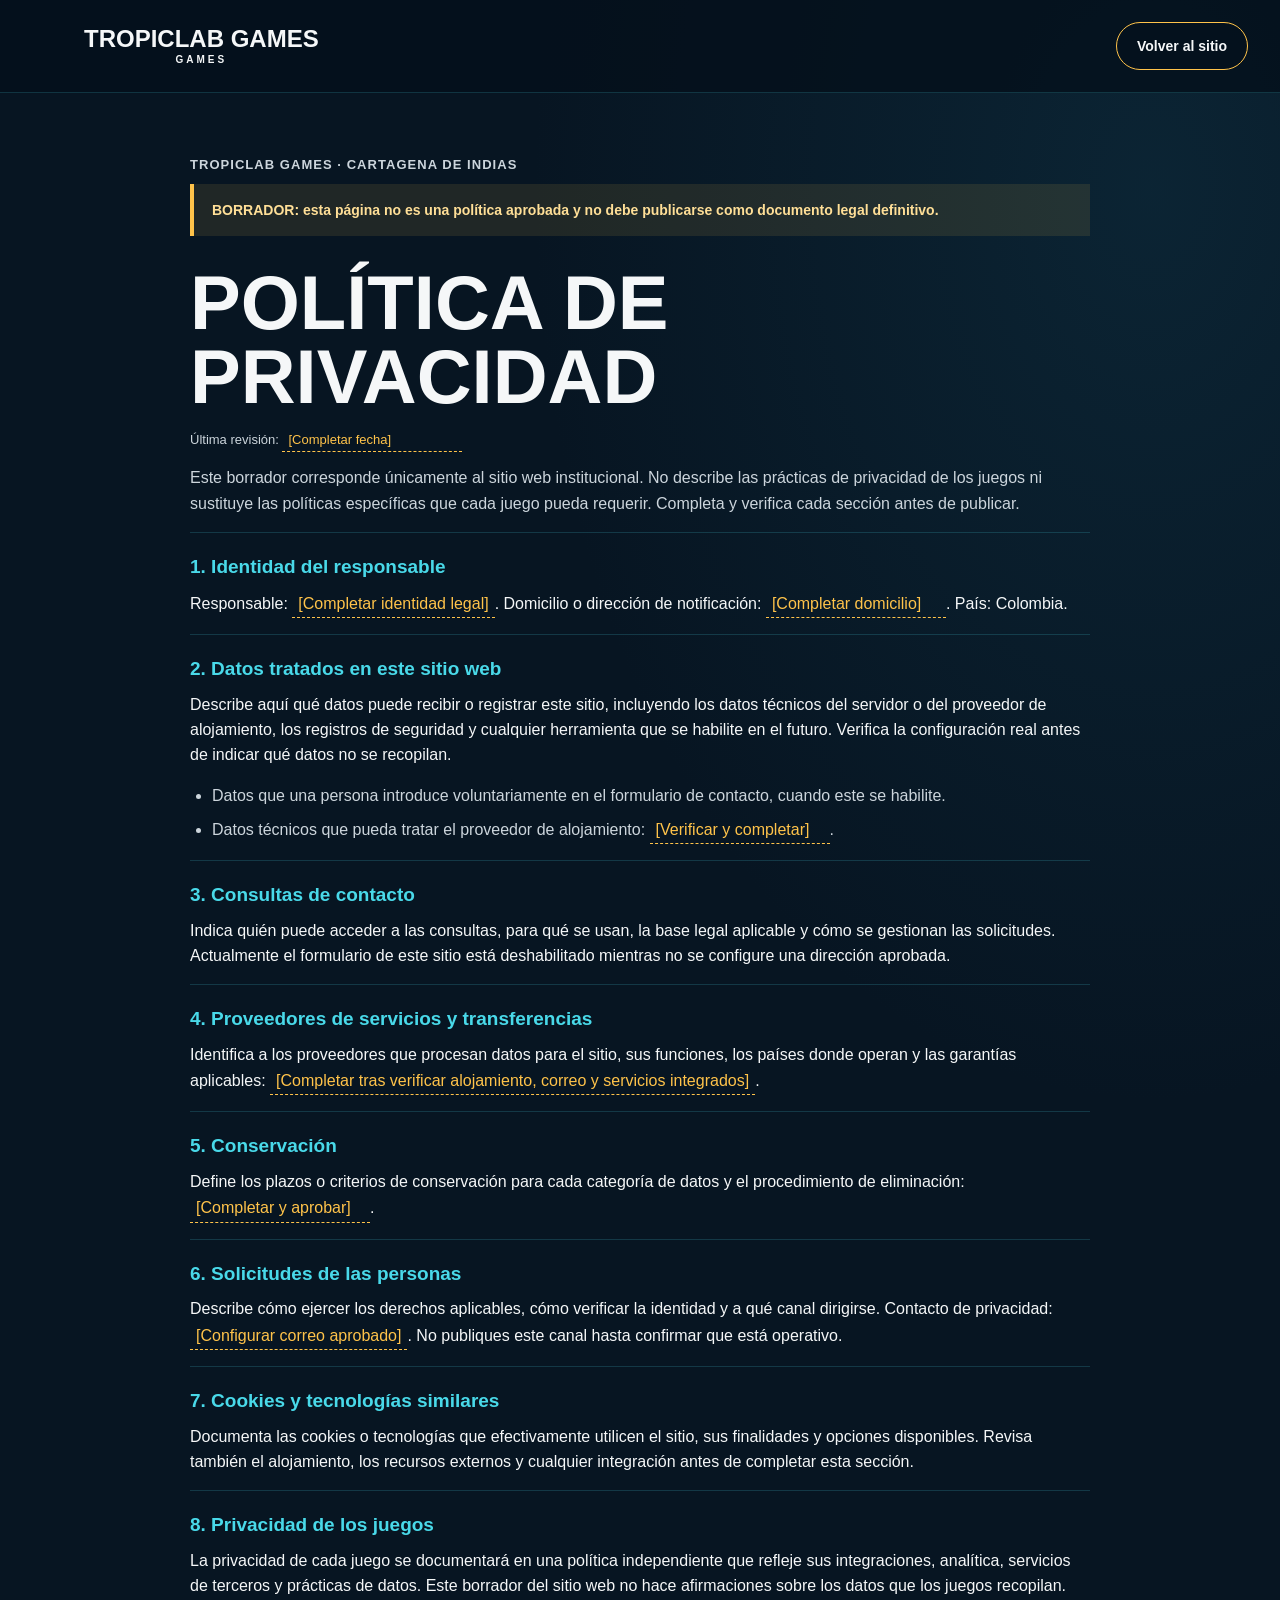
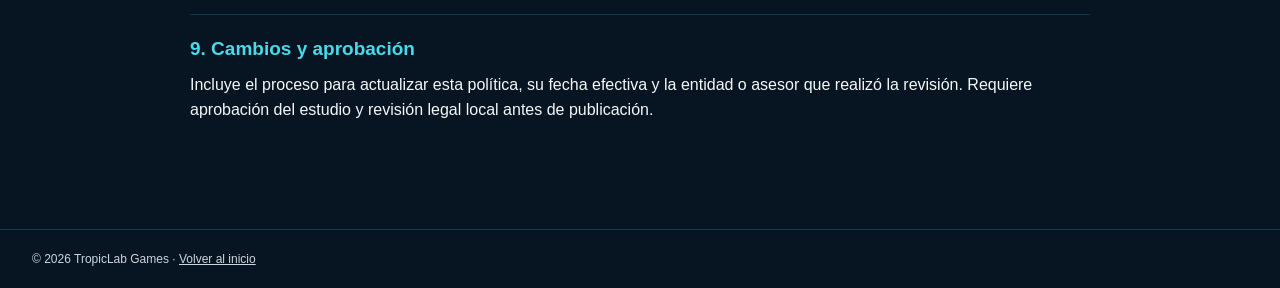
<file: privacidad.html>
<!doctype html>
<html lang="es">
<head>
  <meta charset="utf-8">
  <meta name="viewport" content="width=device-width, initial-scale=1">
  <meta name="theme-color" content="#071522">
  <meta name="description" content="Borrador de la política de privacidad del sitio web de TropicLab Games, pendiente de revisión y aprobación.">
  <title>Política de privacidad | TropicLab Games</title>
  <link rel="stylesheet" href="styles.css">
  <script src="app.js" defer></script>
</head>
<body class="privacy-page">
  <header class="privacy-top">
    <div class="container">
      <a class="wordmark" href="index.html" aria-label="TropicLab Games, volver al sitio">
        <span class="wordmark-icon"><svg aria-hidden="true"><use href="index.html#icon-gamepad"/></svg></span>
        <span class="wordmark-text"><strong data-brand>TropicLab Games</strong><small>GAMES</small></span>
      </a>
      <a class="button button-outline" href="index.html">Volver al sitio</a>
    </div>
  </header>
  <main class="privacy-content">
    <p class="eyebrow">TropicLab Games · Cartagena de Indias</p>
    <div class="draft-banner">BORRADOR: esta página no es una política aprobada y no debe publicarse como documento legal definitivo.</div>
    <h1>Política de privacidad</h1>
    <p class="updated">Última revisión: <span contenteditable="true" aria-label="Fecha de última revisión">[Completar fecha]</span></p>
    <p>Este borrador corresponde únicamente al sitio web institucional. No describe las prácticas de privacidad de los juegos ni sustituye las políticas específicas que cada juego pueda requerir. Completa y verifica cada sección antes de publicar.</p>

    <section>
      <h2>1. Identidad del responsable</h2>
      <p>Responsable: <span contenteditable="true" aria-label="Identidad legal del responsable">[Completar identidad legal]</span>. Domicilio o dirección de notificación: <span contenteditable="true" aria-label="Domicilio de notificación">[Completar domicilio]</span>. País: Colombia.</p>
    </section>
    <section>
      <h2>2. Datos tratados en este sitio web</h2>
      <p>Describe aquí qué datos puede recibir o registrar este sitio, incluyendo los datos técnicos del servidor o del proveedor de alojamiento, los registros de seguridad y cualquier herramienta que se habilite en el futuro. Verifica la configuración real antes de indicar qué datos no se recopilan.</p>
      <ul><li>Datos que una persona introduce voluntariamente en el formulario de contacto, cuando este se habilite.</li><li>Datos técnicos que pueda tratar el proveedor de alojamiento: <span contenteditable="true" aria-label="Datos técnicos del alojamiento">[Verificar y completar]</span>.</li></ul>
    </section>
    <section>
      <h2>3. Consultas de contacto</h2>
      <p>Indica quién puede acceder a las consultas, para qué se usan, la base legal aplicable y cómo se gestionan las solicitudes. Actualmente el formulario de este sitio está deshabilitado mientras no se configure una dirección aprobada.</p>
    </section>
    <section>
      <h2>4. Proveedores de servicios y transferencias</h2>
      <p>Identifica a los proveedores que procesan datos para el sitio, sus funciones, los países donde operan y las garantías aplicables: <span contenteditable="true" aria-label="Proveedores y transferencias">[Completar tras verificar alojamiento, correo y servicios integrados]</span>.</p>
    </section>
    <section>
      <h2>5. Conservación</h2>
      <p>Define los plazos o criterios de conservación para cada categoría de datos y el procedimiento de eliminación: <span contenteditable="true" aria-label="Criterios de conservación">[Completar y aprobar]</span>.</p>
    </section>
    <section>
      <h2>6. Solicitudes de las personas</h2>
      <p>Describe cómo ejercer los derechos aplicables, cómo verificar la identidad y a qué canal dirigirse. Contacto de privacidad: <span contenteditable="true" aria-label="Correo de privacidad">[Configurar correo aprobado]</span>. No publiques este canal hasta confirmar que está operativo.</p>
    </section>
    <section>
      <h2>7. Cookies y tecnologías similares</h2>
      <p>Documenta las cookies o tecnologías que efectivamente utilicen el sitio, sus finalidades y opciones disponibles. Revisa también el alojamiento, los recursos externos y cualquier integración antes de completar esta sección.</p>
    </section>
    <section>
      <h2>8. Privacidad de los juegos</h2>
      <p>La privacidad de cada juego se documentará en una política independiente que refleje sus integraciones, analítica, servicios de terceros y prácticas de datos. Este borrador del sitio web no hace afirmaciones sobre los datos que los juegos recopilan.</p>
    </section>
    <section>
      <h2>9. Cambios y aprobación</h2>
      <p>Incluye el proceso para actualizar esta política, su fecha efectiva y la entidad o asesor que realizó la revisión. Requiere aprobación del estudio y revisión legal local antes de publicación.</p>
    </section>
  </main>
  <footer class="privacy-footer"><div class="container">© <span id="copyright-year"></span> <span data-brand>TropicLab Games</span> · <a href="index.html">Volver al inicio</a></div></footer>
</body>
</html>
</file>
<file: styles.css>
:root {
  color-scheme: dark;
  --ink: #f5f7f8;
  --muted: #ccd5dc;
  --navy: #071522;
  --navy-deep: #04101b;
  --navy-soft: #0b2030;
  --cyan: #49d9e9;
  --gold: #ffc34a;
  --gold-deep: #efaa25;
  --line: rgba(73, 217, 233, .56);
  --display: 'Barlow Condensed', Impact, 'Arial Narrow', sans-serif;
  --body: 'DM Sans', 'Trebuchet MS', sans-serif;
  --header-height: 76px;
}

*, *::before, *::after { box-sizing: border-box; }
html { scroll-behavior: smooth; scroll-padding-top: calc(var(--header-height) + 18px); }
body { margin: 0; background: var(--navy); color: var(--ink); font-family: var(--body); font-size: 16px; line-height: 1.58; }
body.dialog-open { overflow: hidden; }
a { color: inherit; }
button, input, textarea { font: inherit; }
button { color: inherit; }
img { display: block; max-width: 100%; }
svg { width: 1.25em; height: 1.25em; fill: none; stroke: currentColor; stroke-width: 1.7; stroke-linecap: round; stroke-linejoin: round; }
.svg-sprite { position: absolute; width: 0; height: 0; overflow: hidden; }
.container { width: min(1260px, calc(100% - 64px)); margin-inline: auto; }
.skip-link { position: fixed; z-index: 20; top: 8px; left: 8px; padding: 10px 16px; transform: translateY(-150%); background: var(--gold); color: var(--navy-deep); font-weight: 700; }
.skip-link:focus { transform: translateY(0); }
:focus-visible { outline: 3px solid var(--cyan); outline-offset: 4px; }

.site-header { position: sticky; z-index: 15; top: 0; min-height: var(--header-height); background: rgba(4, 16, 27, .94); border-bottom: 1px solid rgba(73, 217, 233, .14); backdrop-filter: blur(14px); }
.header-inner { width: min(1360px, calc(100% - 56px)); min-height: var(--header-height); margin: auto; display: flex; align-items: center; justify-content: space-between; gap: 28px; }
.wordmark { display: inline-flex; align-items: center; gap: 10px; text-decoration: none; flex: 0 0 auto; }
.wordmark-icon { display: grid; width: 42px; height: 42px; place-items: center; color: var(--gold); }
.wordmark-icon svg { width: 38px; height: 38px; stroke-width: 1.8; }
.wordmark-text { display: grid; line-height: 1; }
.wordmark-text strong { font-family: var(--display); font-size: 24px; font-weight: 800; text-transform: uppercase; }
.wordmark-text small { padding-top: 4px; font-size: 10px; font-weight: 700; letter-spacing: 3px; text-align: center; }
.site-nav { display: flex; align-items: center; gap: clamp(20px, 3vw, 44px); }
.nav-link, .footer-nav a { text-decoration: none; font-size: 14px; font-weight: 600; transition: color .18s ease; }
.nav-link { position: relative; padding: 8px 0; }
.nav-link::after { position: absolute; right: 0; bottom: 0; left: 0; height: 2px; content: ''; background: var(--gold); transform: scaleX(0); transform-origin: left; transition: transform .18s ease; }
.nav-link:hover, .nav-link.is-current, .footer-nav a:hover { color: var(--gold); }
.nav-link:hover::after, .nav-link.is-current::after { transform: scaleX(1); }
.menu-toggle { display: none; }

.button { display: inline-flex; min-height: 48px; align-items: center; justify-content: center; gap: 10px; padding: 11px 20px; border: 1px solid transparent; border-radius: 999px; font-size: 14px; font-weight: 700; line-height: 1.2; text-align: center; text-decoration: none; cursor: pointer; transition: transform .2s ease, background-color .2s ease, color .2s ease, border-color .2s ease, box-shadow .2s ease; }
.button svg, .text-link svg, .privacy-link svg { width: 18px; height: 18px; flex: 0 0 auto; }
.button:hover:not(:disabled) { transform: translateY(-2px); }
.button-gold { background: var(--gold); color: #15202a; box-shadow: 0 5px 18px rgba(255, 195, 74, .12); }
.button-gold:hover:not(:disabled) { background: #ffd36e; box-shadow: 0 8px 26px rgba(255, 195, 74, .22); }
.button-outline { border-color: var(--gold); background: rgba(4, 16, 27, .52); color: var(--ink); }
.button-outline:hover { background: rgba(255, 195, 74, .12); }
.button-small { min-height: 40px; padding: 9px 18px; font-size: 13px; }
.button:disabled { opacity: .55; cursor: not-allowed; }

.hero { position: relative; min-height: clamp(520px, 47vw, 650px); display: flex; align-items: center; overflow: hidden; background: var(--navy); }
.hero-image { position: absolute; z-index: 0; inset: 0; width: 100%; height: 100%; object-fit: cover; object-position: center 52%; }
.hero-shade { position: absolute; z-index: 1; inset: 0; background: linear-gradient(90deg, rgba(3, 14, 24, .96) 0%, rgba(3, 14, 24, .82) 31%, rgba(3, 14, 24, .25) 59%, rgba(3, 14, 24, .02) 100%), linear-gradient(0deg, rgba(4, 16, 27, .35), transparent 28%); }
.hero-content { position: relative; z-index: 2; padding-block: 82px 94px; }
.hero-content > * { max-width: 520px; }
.eyebrow { margin: 0 0 10px; color: var(--cyan); font-size: 13px; font-weight: 700; letter-spacing: .08em; line-height: 1.3; text-transform: uppercase; }
.hero-kicker { display: flex; align-items: center; gap: 10px; margin-bottom: 14px; }
.eyebrow-line { width: 28px; height: 2px; background: var(--gold); }
h1, h2, h3, p { margin-top: 0; }
h1, h2 { font-family: var(--display); font-weight: 800; line-height: .98; text-transform: uppercase; }
h1 { max-width: 650px; margin-bottom: 22px; font-size: clamp(62px, 6.3vw, 82px); }
h1 em, h2 em { color: var(--gold); font-style: normal; }
h1 em { white-space: nowrap; }
.hero-intro { margin-bottom: 12px; color: #fff; font-size: 17px; font-weight: 600; line-height: 1.55; }
.hero-support { margin-bottom: 24px; color: var(--muted); font-size: 15px; line-height: 1.55; }
.button-row { display: flex; flex-wrap: wrap; gap: 12px; }
.hero-scroll { position: absolute; right: 50%; bottom: 18px; z-index: 3; width: 26px; height: 38px; border: 1px solid rgba(255,255,255,.55); border-radius: 20px; transform: translateX(50%); }
.hero-scroll span { position: absolute; top: 8px; left: 50%; width: 3px; height: 7px; border-radius: 2px; background: var(--gold); transform: translateX(-50%); }

.section-texture { position: relative; isolation: isolate; background-position: center; background-repeat: no-repeat; background-size: cover; }
.section-overlay { position: absolute; z-index: -1; inset: 0; background: linear-gradient(90deg, rgba(4, 16, 27, .97) 0%, rgba(4, 16, 27, .83) 52%, rgba(4, 16, 27, .55) 100%); }
.section-content { position: relative; z-index: 1; }
.studio { min-height: 315px; padding-block: 54px; background-image: url('assets/images/fondo-estudio.png'); }
.studio-grid { display: grid; grid-template-columns: minmax(0, 1.1fr) minmax(350px, .9fr); align-items: center; gap: 76px; }
.studio-copy h2, .services-copy h2, .contact-copy h2 { margin: 0 0 16px; font-size: clamp(38px, 4.1vw, 54px); }
.studio-copy > p:not(.eyebrow), .services-copy > p:not(.eyebrow), .contact-copy > p:not(.eyebrow) { max-width: 600px; margin-bottom: 20px; color: var(--muted); font-size: 15px; }
.text-link { display: inline-flex; min-height: 42px; align-items: center; gap: 10px; padding: 8px 0; color: var(--gold); font-size: 14px; font-weight: 700; text-decoration: none; }
.text-link:hover { color: #ffdc8a; }
.studio-values, .service-list { display: grid; grid-template-columns: repeat(4, minmax(0, 1fr)); gap: 18px; margin: 0; padding: 0; list-style: none; text-align: center; }
.studio-values li, .service-list li { display: flex; min-width: 0; flex-direction: column; align-items: center; gap: 12px; color: #fff; font-size: 13px; font-weight: 600; line-height: 1.35; }
.studio-values svg, .service-list svg { width: 38px; height: 38px; color: var(--gold); stroke-width: 1.6; }
.studio-values li:nth-child(2) svg, .service-list li:nth-child(1) svg { color: var(--cyan); }

.section-pad { padding-block: 66px 78px; }
.games { background: radial-gradient(ellipse at 86% 18%, rgba(17, 57, 76, .42), transparent 40%), var(--navy-deep); }
.section-heading { display: flex; align-items: end; justify-content: space-between; gap: 32px; }
.section-heading h2 { margin: 0; font-size: clamp(42px, 5vw, 62px); }
.section-heading > p { max-width: 440px; margin-bottom: 7px; color: var(--muted); font-size: 14px; }
.games-heading { margin-bottom: 24px; }
.project-card { display: grid; grid-template-columns: minmax(0, 1.25fr) minmax(255px, .95fr) minmax(145px, .48fr); gap: 22px; align-items: stretch; margin-top: 16px; padding: 12px; border: 1px solid var(--line); border-radius: 12px; background: rgba(7, 25, 39, .85); box-shadow: 0 12px 34px rgba(0, 0, 0, .16); }
.project-art { position: relative; display: block; min-width: 0; align-self: stretch; overflow: hidden; padding: 0; border: 0; border-radius: 7px; background: var(--navy-soft); cursor: zoom-in; }
.project-art img { width: 100%; height: 100%; min-height: 248px; object-fit: cover; transition: transform .45s ease; }
.project-art:hover img { transform: scale(1.035); }
.art-caption { position: absolute; bottom: 10px; left: 10px; padding: 5px 9px; border: 1px solid rgba(73,217,233,.35); border-radius: 4px; background: rgba(4, 16, 27, .88); color: #dffaff; font-size: 11px; font-weight: 600; }
.project-copy { display: flex; flex-direction: column; align-items: flex-start; padding: 5px 0; }
.status-pill { display: inline-flex; align-items: center; min-height: 25px; padding: 4px 10px; border-radius: 20px; background: var(--gold); color: #18212a; font-size: 10px; font-weight: 800; letter-spacing: .04em; text-transform: uppercase; }
.project-copy h3 { margin: 9px 0 8px; font-family: var(--display); font-size: 30px; font-weight: 700; line-height: 1.04; }
.project-copy > p { margin-bottom: 12px; color: var(--muted); font-size: 13px; line-height: 1.52; }
.feature-list { display: grid; gap: 5px; margin: 0 0 14px; padding: 0; list-style: none; }
.feature-list li { display: flex; align-items: flex-start; gap: 7px; color: #e8edf0; font-size: 11px; line-height: 1.35; }
.feature-list svg { width: 15px; height: 15px; flex: 0 0 auto; color: var(--gold); }
.project-button { min-height: 40px; margin-top: auto; padding: 9px 15px; font-size: 12px; }
.project-thumbs { display: grid; grid-template-rows: repeat(3, minmax(0, 1fr)); gap: 9px; min-width: 0; }
.thumb-button { min-width: 0; overflow: hidden; padding: 0; border: 1px solid rgba(73,217,233,.4); border-radius: 6px; background: var(--navy-soft); cursor: zoom-in; }
.thumb-button img { width: 100%; height: 100%; aspect-ratio: 2.55 / 1; object-fit: cover; transition: transform .3s ease; }
.thumb-button:hover img { transform: scale(1.05); }

.services { min-height: 290px; padding-block: 46px 26px; background-image: url('assets/images/fondo-servicios.png'); }
.services-layout { display: grid; grid-template-columns: minmax(300px, .9fr) minmax(460px, 1.1fr); align-items: center; gap: 60px; }
.services-copy h2 { font-size: clamp(38px, 4vw, 51px); }
.services-copy > p:not(.eyebrow) { max-width: 500px; margin-bottom: 10px; }
.service-list { gap: 24px; }
.service-list li { font-size: 12px; }
.service-list svg { width: 40px; height: 40px; }
.process-wrap { margin-top: 32px; }
.process-list { display: flex; justify-content: center; gap: 0; margin: 0; padding: 13px 18px; border-top: 1px solid rgba(73,217,233,.27); border-bottom: 1px solid rgba(73,217,233,.27); list-style: none; }
.process-list li { display: flex; align-items: center; gap: 16px; padding-inline: 22px; color: #eef7f8; font-size: 13px; font-weight: 600; }
.process-list li + li::before { color: var(--gold); content: '→'; font-size: 18px; }

.contact { padding-block: 54px; background-image: url('assets/images/fondo-contacto.png'); }
.contact .section-overlay { background: linear-gradient(90deg, rgba(4,16,27,.96), rgba(4,16,27,.81) 60%, rgba(4,16,27,.72)); }
.contact-layout { display: grid; grid-template-columns: minmax(0, .9fr) minmax(360px, .8fr); align-items: center; gap: clamp(42px, 8vw, 110px); }
.contact-copy h2 { font-size: clamp(42px, 4.8vw, 62px); }
.contact-copy > p:not(.eyebrow) { max-width: 480px; }
.contact-location { display: flex; align-items: center; gap: 10px; margin: 22px 0 12px; color: #fff; font-size: 14px; font-weight: 600; }
.contact-location svg { color: var(--gold); }
.contact-unavailable { margin: 0 !important; color: var(--gold) !important; font-size: 13px !important; font-weight: 700; }
.social-links { display: flex; flex-wrap: wrap; gap: 14px; margin: 18px 0 0; padding: 0; list-style: none; }
.social-links[hidden] { display: none; }
.social-links a { color: var(--cyan); font-size: 13px; font-weight: 700; text-decoration-thickness: 1px; text-underline-offset: 4px; }
.contact-form { display: grid; gap: 8px; padding: 22px; border: 1px solid rgba(73,217,233,.4); border-radius: 8px; background: rgba(4, 18, 29, .88); box-shadow: 0 18px 48px rgba(0,0,0,.2); }
.contact-form label { margin-top: 3px; color: #ecf3f6; font-size: 12px; font-weight: 700; }
.contact-form input, .contact-form textarea { width: 100%; min-width: 0; padding: 11px 12px; border: 1px solid rgba(147, 177, 193, .3); border-radius: 5px; background: rgba(7, 27, 41, .95); color: var(--ink); font-size: 14px; }
.contact-form input::placeholder, .contact-form textarea::placeholder { color: #93a6b2; }
.contact-form textarea { min-height: 112px; resize: vertical; }
.contact-form input:focus, .contact-form textarea:focus { border-color: var(--cyan); outline: 2px solid rgba(73,217,233,.2); }
.form-note, .form-feedback { margin: 4px 0; color: var(--muted); font-size: 12px; line-height: 1.45; }
.form-feedback:not(:empty) { color: var(--gold); }
.form-submit { justify-self: start; min-height: 42px; }

.site-footer { padding-block: 24px 14px; background: #030d16; border-top: 1px solid rgba(73,217,233,.18); }
.footer-main { display: flex; align-items: center; justify-content: space-between; gap: 30px; padding-bottom: 20px; }
.footer-wordmark .wordmark-icon { width: 36px; height: 36px; }
.footer-wordmark .wordmark-icon svg { width: 32px; height: 32px; }
.footer-wordmark .wordmark-text strong { font-size: 20px; }
.footer-wordmark .wordmark-text small { font-size: 9px; }
.footer-nav { display: flex; flex-wrap: wrap; justify-content: center; gap: 18px; }
.footer-nav a { color: #d0d9de; font-size: 12px; }
.privacy-link { display: inline-flex; align-items: center; gap: 8px; color: var(--gold); font-size: 12px; font-weight: 700; text-decoration: none; }
.footer-bottom { display: flex; justify-content: space-between; gap: 20px; padding-top: 13px; border-top: 1px solid rgba(255,255,255,.1); color: #aebbc4; }
.footer-bottom p { margin: 0; font-size: 11px; }

.project-dialog { width: min(900px, calc(100% - 28px)); max-width: none; max-height: min(92vh, 900px); padding: 0; overflow: auto; border: 1px solid rgba(73,217,233,.5); border-radius: 10px; background: #071522; color: var(--ink); box-shadow: 0 28px 100px rgba(0,0,0,.65); }
.project-dialog::backdrop { background: rgba(1, 8, 14, .82); backdrop-filter: blur(5px); }
.dialog-shell { padding: clamp(18px, 4vw, 34px); }
.dialog-heading { display: flex; align-items: flex-start; justify-content: space-between; gap: 24px; }
.dialog-heading .eyebrow { margin-bottom: 5px; }
.dialog-heading h2 { margin: 0; font-size: clamp(32px, 5vw, 50px); }
.icon-button { display: grid; width: 44px; height: 44px; flex: 0 0 auto; place-items: center; border: 1px solid rgba(73,217,233,.4); border-radius: 50%; background: rgba(10,34,49,.88); color: var(--ink); cursor: pointer; transition: background-color .18s ease, color .18s ease; }
.icon-button:hover { background: var(--gold); color: var(--navy-deep); }
.icon-button svg { width: 21px; height: 21px; }
.dialog-description { max-width: 700px; margin: 12px 0 20px; color: var(--muted); font-size: 14px; }
.gallery-viewer { display: grid; grid-template-columns: 44px minmax(0,1fr) 44px; align-items: center; gap: 12px; }
.gallery-figure { min-width: 0; margin: 0; }
.gallery-figure img { width: 100%; max-height: min(52vh, 490px); aspect-ratio: 2.35 / 1; object-fit: contain; background: #030d16; }
.gallery-figure figcaption { padding-top: 9px; color: #d2dce2; font-size: 12px; text-align: center; }
.gallery-thumbnails { display: flex; justify-content: center; gap: 10px; margin-top: 18px; }
.gallery-thumbnails button { width: clamp(64px, 17vw, 150px); overflow: hidden; padding: 0; border: 2px solid transparent; border-radius: 5px; background: #030d16; cursor: pointer; }
.gallery-thumbnails button[aria-current="true"] { border-color: var(--gold); }
.gallery-thumbnails img { width: 100%; aspect-ratio: 2.45 / 1; object-fit: cover; }
.gallery-hint { margin: 14px 0 0; color: #9bacb7; font-size: 11px; text-align: center; }

.privacy-page { min-height: 100vh; background: radial-gradient(ellipse at 90% 10%, rgba(17,57,76,.42), transparent 38%), var(--navy); }
.privacy-top { padding-block: 22px; border-bottom: 1px solid rgba(73,217,233,.18); background: rgba(4,16,27,.8); }
.privacy-top .container { display: flex; align-items: center; justify-content: space-between; gap: 18px; }
.privacy-content { width: min(900px, calc(100% - 40px)); margin: 0 auto; padding-block: 64px 90px; }
.draft-banner { margin-bottom: 30px; padding: 15px 18px; border-left: 4px solid var(--gold); background: rgba(255,195,74,.1); color: #ffdf97; font-size: 14px; font-weight: 700; }
.privacy-content h1 { max-width: none; margin-bottom: 14px; font-size: clamp(48px, 7vw, 76px); }
.privacy-content .updated { color: var(--muted); font-size: 13px; }
.privacy-content > p, .privacy-content li { color: var(--muted); }
.privacy-content section { padding-top: 22px; border-top: 1px solid rgba(73,217,233,.18); }
.privacy-content h2 { margin-bottom: 10px; color: var(--cyan); font-family: var(--body); font-size: 19px; font-weight: 700; line-height: 1.3; text-transform: none; }
.privacy-content ul { padding-left: 22px; }
.privacy-content li + li { margin-top: 7px; }
.privacy-content [contenteditable="true"] { display: inline-block; min-width: 180px; padding: 1px 6px; border-bottom: 1px dashed var(--gold); color: var(--gold); }
.privacy-footer { padding-block: 20px; border-top: 1px solid rgba(73,217,233,.18); color: var(--muted); font-size: 12px; }

.policy-page { background: var(--navy); color: var(--ink); }
.policy-shell { width: min(980px, calc(100% - 32px)); margin: 0 auto; padding: 32px 0 64px; }
.policy-card { position: relative; margin-top: 18px; padding: clamp(20px, 4vw, 36px); border: 1px solid rgba(73,217,233,.25); border-radius: 18px; background: rgba(6,18,28,.82); box-shadow: 0 16px 42px rgba(0,0,0,.18); }
.policy-header { display: flex; flex-direction: column; gap: 8px; margin-bottom: 16px; }
.policy-header .eyebrow { margin-bottom: 0; }
.policy-title { margin: 0; font-size: clamp(36px, 5vw, 56px); line-height: .96; letter-spacing: -.03em; text-transform: none; }
.policy-subtitle { margin: 0; color: var(--muted); font-size: 0.96rem; font-weight: 600; }
.policy-updated { margin: 0; color: var(--gold); font-size: 0.82rem; font-weight: 700; letter-spacing: .04em; text-transform: uppercase; }
.policy-lang-switcher { display: inline-flex; flex-wrap: wrap; gap: 8px; margin-top: 12px; }
.lang-toggle { display: inline-flex; align-items: center; gap: 8px; padding: 4px; border: 1px solid rgba(73,217,233,.3); border-radius: 999px; background: rgba(255,255,255,.02); }
.lang-button { appearance: none; border: 0; border-radius: 999px; padding: 8px 14px; background: transparent; color: var(--muted); cursor: pointer; font-size: 0.84rem; font-weight: 700; }
.lang-button.is-active { background: var(--gold); color: #111a24; }
.lang-button:focus-visible { outline: 3px solid var(--cyan); outline-offset: 3px; }
.policy-language[hidden] { display: none; }
.policy-language { display: block; }
.policy-intro { margin: 0 0 18px; color: var(--muted); font-size: 1rem; }
.policy-section { padding-top: 16px; }
.policy-section + .policy-section { border-top: 1px solid rgba(73,217,233,.14); }
.policy-section h2 { margin: 0 0 12px; font-family: var(--body); font-size: 1.26rem; line-height: 1.25; letter-spacing: 0; text-transform: none; color: var(--cyan); }
.policy-section p, .policy-section li { color: var(--muted); font-size: 0.98rem; line-height: 1.7; }
.policy-section p { margin: 0 0 14px; }
.policy-section ul { margin: 0 0 14px; padding-inline-start: 1.25rem; }
.policy-section li + li { margin-top: 8px; }
.policy-section a, .policy-legal-links a { color: var(--gold); text-decoration-thickness: 1px; text-underline-offset: 4px; }
.policy-section a:hover, .policy-legal-links a:hover { color: #ffd36e; }
.policy-legal-links { padding-top: 12px; }
.policy-legal-links ul { margin: 0; padding-left: 1.2rem; }
.policy-legal-links li + li { margin-top: 10px; }
.policy-footer-nav { display: flex; flex-wrap: wrap; gap: 14px; margin-top: 18px; }
.policy-footer-nav a { color: var(--muted); text-decoration: none; }
.policy-footer-nav a:hover { color: var(--gold); }
.policy-home-link { display: inline-flex; align-items: center; gap: 10px; }

@media (max-width: 680px) {
  .policy-shell { width: min(100% - 20px, 980px); }
  .policy-card { padding: 18px 16px 22px; }
  .policy-title { font-size: clamp(28px, 10vw, 42px); }
  .policy-section h2 { font-size: 1.1rem; }
  .policy-section p, .policy-section li { font-size: 0.94rem; }
  .lang-button { padding: 7px 11px; }
}

@media (min-width: 1500px) { .hero { min-height: 690px; } }
@media (max-width: 980px) {
  :root { --header-height: 68px; }
  .container { width: min(100% - 44px, 760px); }
  .header-inner { width: calc(100% - 40px); }
  .site-nav { gap: 18px; }
  .nav-link { font-size: 12px; }
  .wordmark-text strong { font-size: 21px; }
  .wordmark-icon { width: 36px; height: 36px; }
  .wordmark-icon svg { width: 33px; height: 33px; }
  .project-card { grid-template-columns: minmax(0, 1.1fr) minmax(235px, .9fr); gap: 18px; }
  .project-art { grid-row: span 2; }
  .project-art img { min-height: 280px; }
  .project-thumbs { grid-column: 2; grid-template-columns: repeat(3,minmax(0,1fr)); grid-template-rows: auto; }
  .thumb-button img { aspect-ratio: 2.1 / 1; }
  .studio-grid { grid-template-columns: 1fr; gap: 30px; }
  .studio-values { max-width: 640px; }
  .services-layout { grid-template-columns: 1fr; gap: 26px; }
  .service-list { max-width: 700px; }
  .contact-layout { grid-template-columns: minmax(0, .9fr) minmax(310px, 1fr); gap: 34px; }
}
@media (max-width: 680px) {
  :root { --header-height: 64px; }
  body { font-size: 15px; }
  .container { width: calc(100% - 36px); }
  .header-inner { width: calc(100% - 32px); }
  .wordmark { gap: 7px; }
  .wordmark-icon { width: 34px; height: 34px; }
  .wordmark-icon svg { width: 31px; height: 31px; }
  .wordmark-text strong { font-size: 19px; }
  .wordmark-text small { font-size: 8px; letter-spacing: 2.5px; }
  .menu-toggle { display: grid; width: 42px; height: 42px; place-items: center; border: 1px solid rgba(73,217,233,.4); border-radius: 5px; background: transparent; color: var(--ink); }
  .menu-toggle svg { width: 22px; height: 22px; }
  .site-nav { position: absolute; top: calc(var(--header-height) - 1px); right: 0; left: 0; display: none; align-items: stretch; gap: 0; padding: 8px 20px 18px; border-bottom: 1px solid rgba(73,217,233,.3); background: rgba(4,16,27,.98); box-shadow: 0 14px 25px rgba(0,0,0,.25); }
  .site-nav.is-open { display: flex; flex-direction: column; }
  .nav-link { padding: 12px 3px; border-bottom: 1px solid rgba(255,255,255,.08); font-size: 14px; }
  .nav-link::after { display: none; }
  .nav-cta { align-self: flex-start; margin-top: 13px; }
  .hero { min-height: 620px; align-items: flex-end; }
  .hero-image { object-position: 56% center; }
  .hero-shade { background: linear-gradient(0deg, rgba(3,14,24,.98) 0%, rgba(3,14,24,.88) 44%, rgba(3,14,24,.28) 100%), linear-gradient(90deg, rgba(3,14,24,.32), transparent); }
  .hero-content { padding-block: 94px 74px; }
  .hero-content > * { max-width: 100%; }
  .hero-kicker { font-size: 11px; }
  h1 { margin-bottom: 17px; font-size: clamp(52px, 13.8vw, 68px); }
  .hero-intro { font-size: 15px; }
  .hero-support { font-size: 13px; }
  .button-row { align-items: stretch; }
  .button-row .button { min-height: 46px; padding-inline: 13px; font-size: 12px; }
  .hero-scroll { display: none; }
  .studio { padding-block: 42px; background-position: 61% center; }
  .section-overlay { background: rgba(4,16,27,.87); }
  .studio-grid { gap: 25px; }
  .studio-copy h2, .services-copy h2 { font-size: 42px; }
  .studio-copy > p:not(.eyebrow), .services-copy > p:not(.eyebrow) { font-size: 14px; }
  .studio-values { grid-template-columns: repeat(2, minmax(0,1fr)); gap: 24px 14px; }
  .studio-values li { font-size: 12px; }
  .studio-values svg { width: 34px; height: 34px; }
  .section-pad { padding-block: 46px 54px; }
  .section-heading { display: block; }
  .section-heading h2 { font-size: 48px; }
  .section-heading > p { margin: 12px 0 0; }
  .project-card { grid-template-columns: minmax(0,1fr); gap: 15px; padding: 10px; }
  .project-art { grid-row: auto; }
  .project-art img { min-height: 0; aspect-ratio: 2.1 / 1; object-fit: cover; }
  .art-caption { bottom: 7px; left: 7px; font-size: 10px; }
  .project-copy { padding: 0 4px 4px; }
  .project-copy h3 { font-size: 29px; }
  .project-copy > p { font-size: 13px; }
  .feature-list li { font-size: 12px; }
  .project-button { margin-top: 4px; }
  .project-thumbs { grid-column: auto; grid-template-columns: repeat(3, minmax(0,1fr)); gap: 7px; }
  .thumb-button img { aspect-ratio: 2 / 1; }
  .services { padding-block: 42px 24px; background-position: 65% center; }
  .services-layout { gap: 24px; }
  .service-list { grid-template-columns: repeat(2,minmax(0,1fr)); gap: 24px 12px; }
  .service-list li { font-size: 12px; }
  .process-wrap { margin-top: 24px; }
  .process-list { align-items: flex-start; flex-direction: column; gap: 8px; padding-inline: 5px; }
  .process-list li { gap: 10px; padding: 3px 5px; font-size: 12px; }
  .process-list li + li::before { content: '↓'; }
  .contact { padding-block: 42px; background-position: 64% center; }
  .contact-layout { grid-template-columns: minmax(0,1fr); gap: 25px; }
  .contact-copy h2 { font-size: 48px; }
  .contact-copy > p:not(.eyebrow) { font-size: 14px; }
  .contact-form { padding: 17px; }
  .footer-main { align-items: flex-start; flex-wrap: wrap; gap: 18px; }
  .footer-nav { order: 3; width: 100%; justify-content: flex-start; gap: 12px 18px; }
  .footer-nav a { font-size: 11px; }
  .privacy-link { margin-left: auto; }
  .footer-bottom { flex-direction: column; gap: 5px; }
  .gallery-viewer { grid-template-columns: 36px minmax(0,1fr) 36px; gap: 6px; }
  .gallery-control { width: 36px; height: 36px; }
  .gallery-figure img { max-height: 42vh; aspect-ratio: 1.5 / 1; }
  .privacy-top .container { align-items: flex-start; flex-direction: column; }
  .privacy-content { padding-block: 40px 60px; }
}
@media (max-width: 390px) {
  .button-row { flex-direction: column; align-items: stretch; }
  .button-row .button { width: 100%; }
  .section-heading h2 { font-size: 43px; }
  .privacy-link { font-size: 11px; }
}
@media (prefers-reduced-motion: reduce) {
  *, *::before, *::after { scroll-behavior: auto !important; animation-duration: .01ms !important; animation-iteration-count: 1 !important; transition-duration: .01ms !important; }
}
</file>
